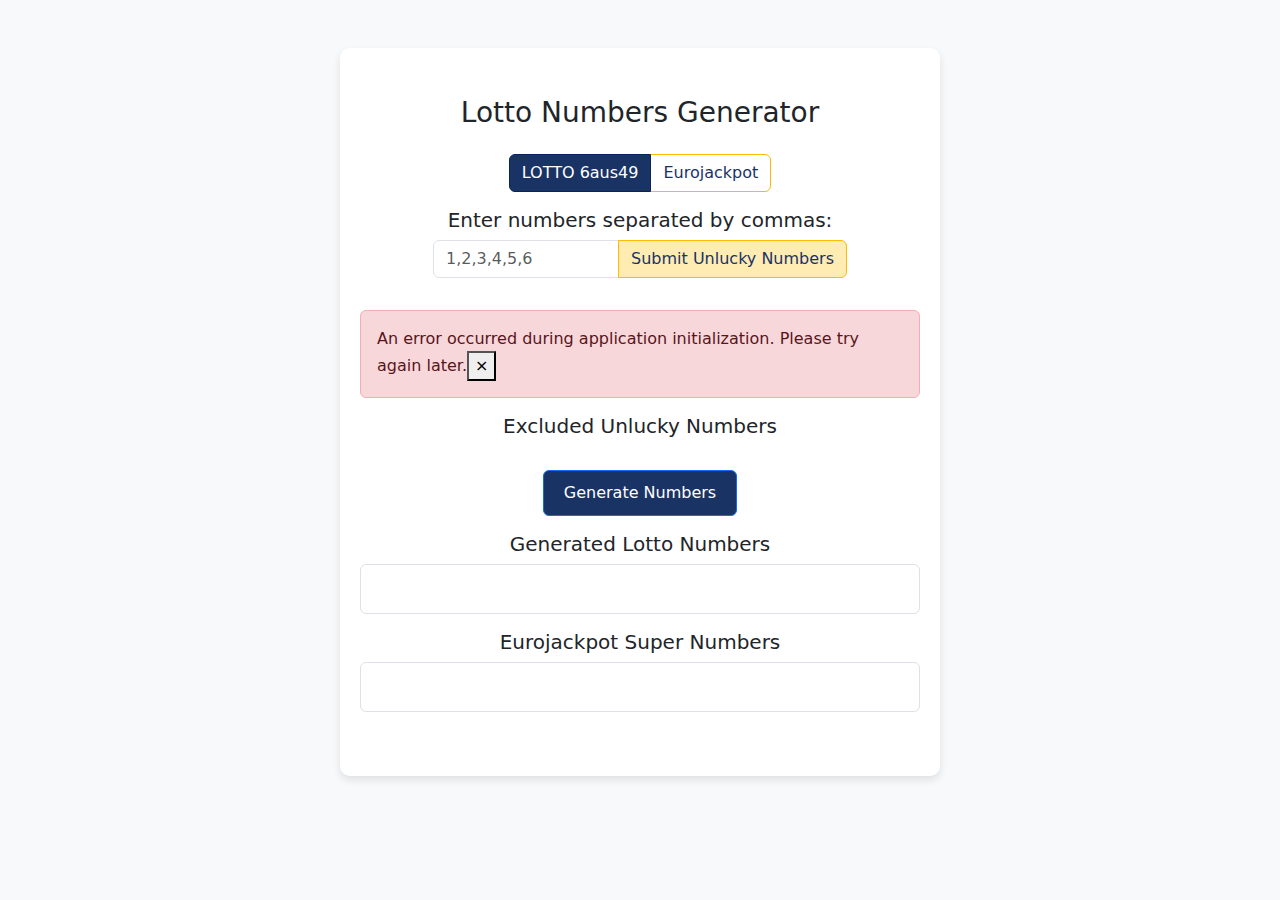
<file: index.html>
<!DOCTYPE html>
<html lang="en">
<head>
    <meta charset="UTF-8">
    <meta name="viewport" content="width=device-width, initial-scale=1">
    <title>Lotto Numbers Generator</title>
    <link href="https://stackpath.bootstrapcdn.com/bootstrap/5.0.0-alpha1/css/bootstrap.min.css" rel="stylesheet">
    <link rel="stylesheet" href="style.css">
</head>
<body class="bg-light">
<script type="module" src="js/app.js"></script>

<div class="container py-5">
    <div class="lotto-container py-5">
        <h1 class="mb-4 text-center mb-4 h3">Lotto Numbers Generator</h1>

        <!-- Lotto Type Selector -->
        <div class="row justify-content-center mb-3">
            <div class="col-md-6 text-center">
                <div class="btn-group" role="group" aria-label="Lotto Type">
                    <input type="radio" class="btn-check" name="lottoType" id="lotto6aus49" value="Lotto6aus49" autocomplete="off" checked>
                    <label class="btn custom-btn-outline-primary" for="lotto6aus49">LOTTO 6aus49</label>

                    <input type="radio" class="btn-check" name="lottoType" id="eurojackpot" value="EuroJackpot" autocomplete="off">
                    <label class="btn custom-btn-outline-primary" for="eurojackpot">Eurojackpot</label>
                </div>
            </div>
        </div>

        <!-- Input for Unlucky Numbers -->
        <div class="row justify-content-center mb-3">
            <h3 class="h5 text-center">Enter numbers separated by commas: </h3>
            <div class="col-9">
                <div class="input-group mb-3">
                    <input type="text" class="form-control" id="numberInput" placeholder="1,2,3,4,5,6" aria-label="Unlucky numbers" aria-describedby="submitButton">
                    <button class="btn btn-soft-yellow" type="button" id="submitButton">Submit Unlucky Numbers</button>
                </div>
            </div>
        </div>

        <!-- Alerts for Feedback -->
        <div id="alertPlaceholder"></div>

        <!-- Display for Excluded Unlucky Numbers -->
        <div class="mb-3">
            <h2 class="h5 text-center">Excluded Unlucky Numbers</h2>
            <div id="excludedNumbersDisplay" class="d-flex justify-content-center flex-wrap mt-3"></div>
            <p id="unluckyNumbersCounter" class="text-center"></p>
        </div>

        <div class="w-100 d-flex justify-content-center mb-3">
            <button id="generateNumbers" class="btn btn-primary">Generate Numbers</button>
        </div>

        <!-- Display for Generated Lotto Numbers -->
        <div class="mb-3">
            <h2 class="h5 text-center">Generated Lotto Numbers</h2>
            <div id="generatedNumbersDisplay" class="d-flex flex-wrap justify-content-center gap-2 p-4 border rounded">
                <!-- Dynamically add number circles here -->
            </div>
        </div>

        <!-- Display for Eurojackpot Super Numbers -->
        <div class="mb-3">
            <h2 class="h5 text-center">Eurojackpot Super Numbers</h2>
            <div id="superNumbersDisplay" class="d-flex flex-wrap justify-content-center gap-2 p-4 border rounded">
                <!-- Dynamically add super number circles here -->
            </div>
        </div>
    </div>
</div>

</body>
</html>
</file>
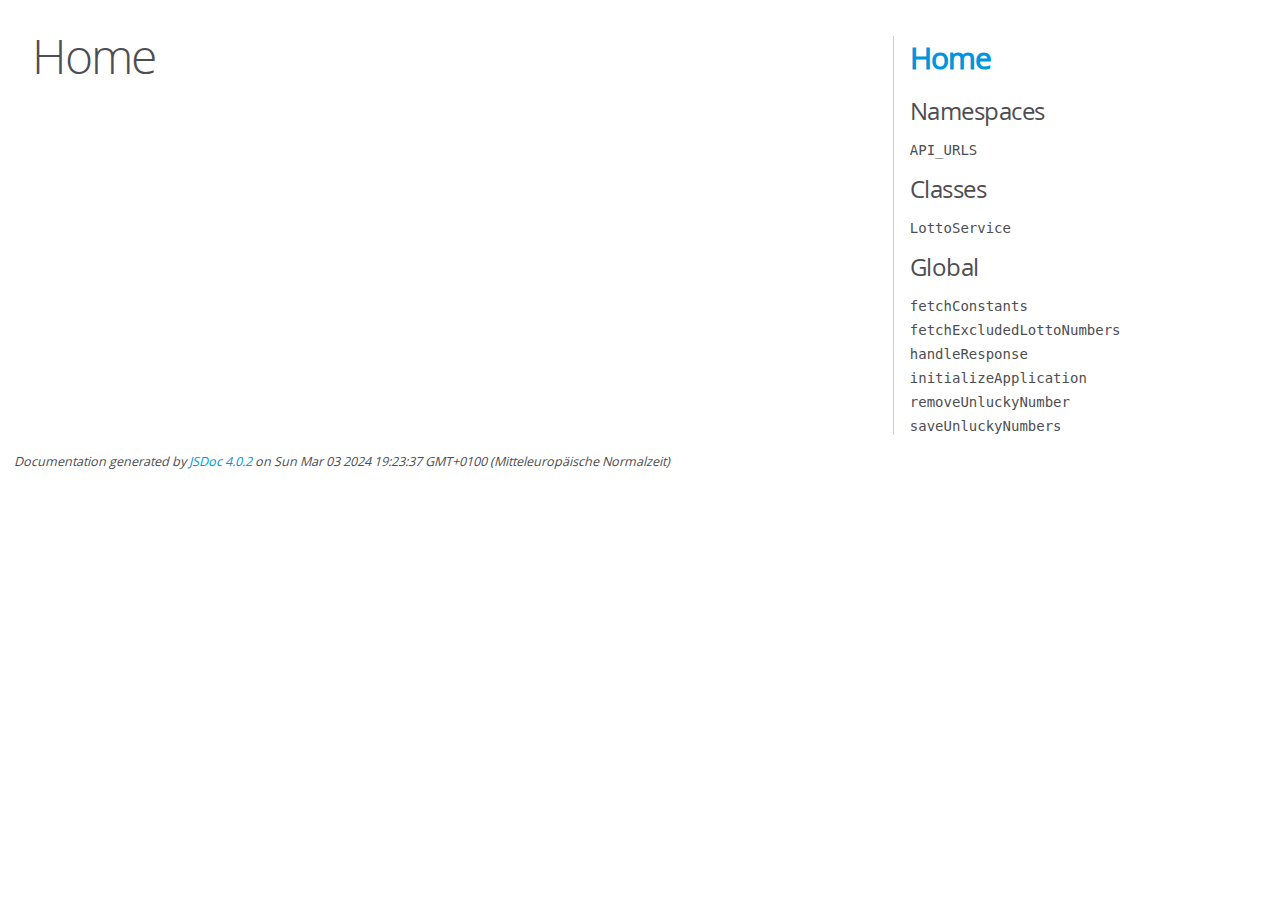
<file: jsdoc/index.html>
<!DOCTYPE html>
<html lang="en">
<head>
    <meta charset="utf-8">
    <title>JSDoc: Home</title>

    <script src="scripts/prettify/prettify.js"> </script>
    <script src="scripts/prettify/lang-css.js"> </script>
    <!--[if lt IE 9]>
      <script src="//html5shiv.googlecode.com/svn/trunk/html5.js"></script>
    <![endif]-->
    <link type="text/css" rel="stylesheet" href="styles/prettify-tomorrow.css">
    <link type="text/css" rel="stylesheet" href="styles/jsdoc-default.css">
</head>

<body>

<div id="main">

    <h1 class="page-title">Home</h1>

    



    


    <h3> </h3>










    









</div>

<nav>
    <h2><a href="index.html">Home</a></h2><h3>Namespaces</h3><ul><li><a href="API_URLS.html">API_URLS</a></li></ul><h3>Classes</h3><ul><li><a href="LottoService.html">LottoService</a></li></ul><h3>Global</h3><ul><li><a href="global.html#fetchConstants">fetchConstants</a></li><li><a href="global.html#fetchExcludedLottoNumbers">fetchExcludedLottoNumbers</a></li><li><a href="global.html#handleResponse">handleResponse</a></li><li><a href="global.html#initializeApplication">initializeApplication</a></li><li><a href="global.html#removeUnluckyNumber">removeUnluckyNumber</a></li><li><a href="global.html#saveUnluckyNumbers">saveUnluckyNumbers</a></li></ul>
</nav>

<br class="clear">

<footer>
    Documentation generated by <a href="https://github.com/jsdoc/jsdoc">JSDoc 4.0.2</a> on Sun Mar 03 2024 19:23:37 GMT+0100 (Mitteleuropäische Normalzeit)
</footer>

<script> prettyPrint(); </script>
<script src="scripts/linenumber.js"> </script>
</body>
</html>
</file>
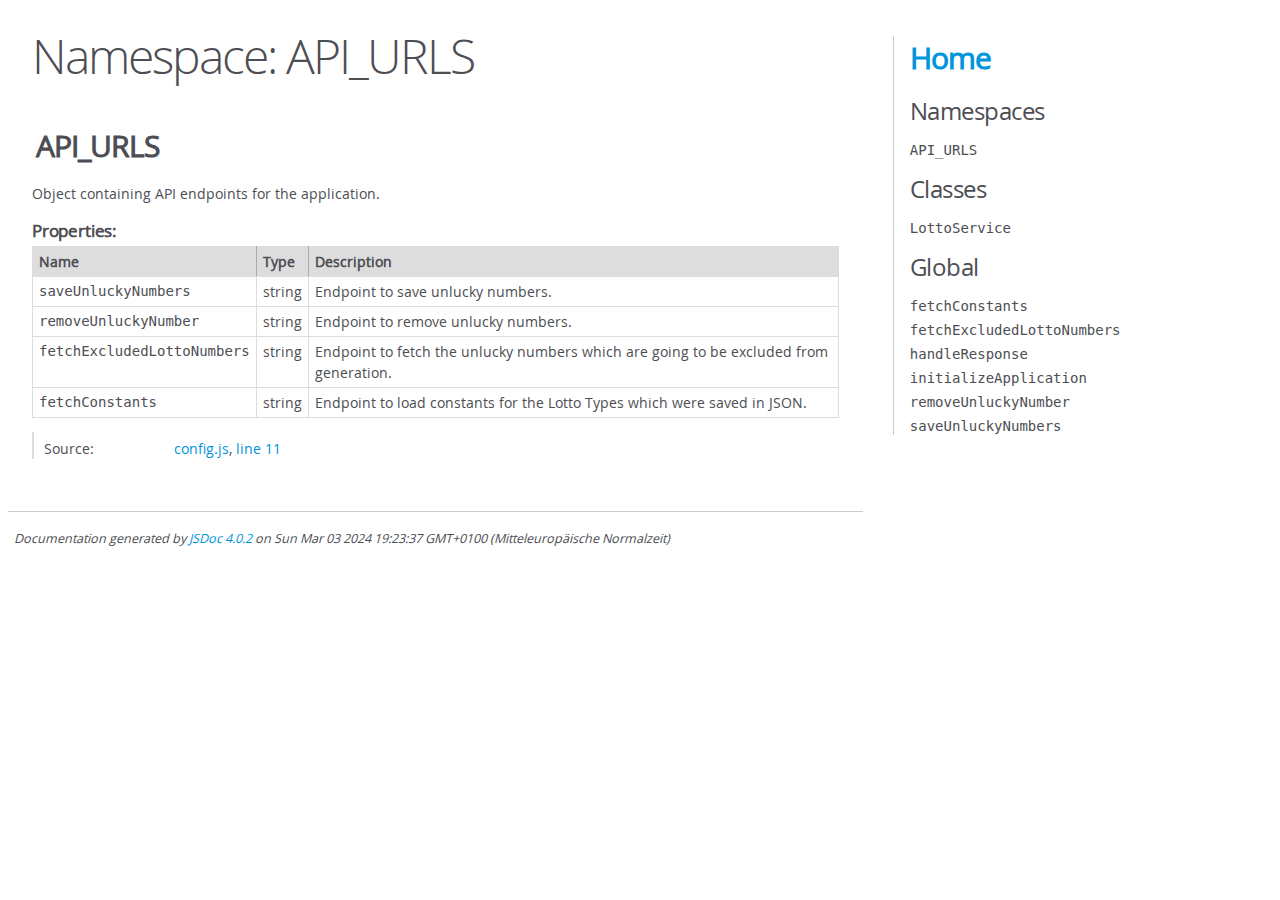
<file: jsdoc/API_URLS.html>
<!DOCTYPE html>
<html lang="en">
<head>
    <meta charset="utf-8">
    <title>JSDoc: Namespace: API_URLS</title>

    <script src="scripts/prettify/prettify.js"> </script>
    <script src="scripts/prettify/lang-css.js"> </script>
    <!--[if lt IE 9]>
      <script src="//html5shiv.googlecode.com/svn/trunk/html5.js"></script>
    <![endif]-->
    <link type="text/css" rel="stylesheet" href="styles/prettify-tomorrow.css">
    <link type="text/css" rel="stylesheet" href="styles/jsdoc-default.css">
</head>

<body>

<div id="main">

    <h1 class="page-title">Namespace: API_URLS</h1>

    




<section>

<header>
    
        <h2>API_URLS</h2>
        
    
</header>

<article>
    <div class="container-overview">
    
        
            <div class="description">Object containing API endpoints for the application.</div>
        

        


    <h5 class="subsection-title">Properties:</h5>

    

<table class="props">
    <thead>
    <tr>
        
        <th>Name</th>
        

        <th>Type</th>

        

        

        <th class="last">Description</th>
    </tr>
    </thead>

    <tbody>
    

        <tr>
            
                <td class="name"><code>saveUnluckyNumbers</code></td>
            

            <td class="type">
            
                
<span class="param-type">string</span>


            
            </td>

            

            

            <td class="description last">Endpoint to save unlucky numbers.</td>
        </tr>

    

        <tr>
            
                <td class="name"><code>removeUnluckyNumber</code></td>
            

            <td class="type">
            
                
<span class="param-type">string</span>


            
            </td>

            

            

            <td class="description last">Endpoint to remove unlucky numbers.</td>
        </tr>

    

        <tr>
            
                <td class="name"><code>fetchExcludedLottoNumbers</code></td>
            

            <td class="type">
            
                
<span class="param-type">string</span>


            
            </td>

            

            

            <td class="description last">Endpoint to fetch the unlucky numbers which are going to be excluded from generation.</td>
        </tr>

    

        <tr>
            
                <td class="name"><code>fetchConstants</code></td>
            

            <td class="type">
            
                
<span class="param-type">string</span>


            
            </td>

            

            

            <td class="description last">Endpoint to load constants for the Lotto Types which were saved in JSON.</td>
        </tr>

    
    </tbody>
</table>




<dl class="details">

    

    

    

    

    

    

    

    

    

    

    

    

    
    <dt class="tag-source">Source:</dt>
    <dd class="tag-source"><ul class="dummy"><li>
        <a href="config.js.html">config.js</a>, <a href="config.js.html#line11">line 11</a>
    </li></ul></dd>
    

    

    

    
</dl>


        
    
    </div>

    

    

    

    

    

    

    

    

    

    
</article>

</section>




</div>

<nav>
    <h2><a href="index.html">Home</a></h2><h3>Namespaces</h3><ul><li><a href="API_URLS.html">API_URLS</a></li></ul><h3>Classes</h3><ul><li><a href="LottoService.html">LottoService</a></li></ul><h3>Global</h3><ul><li><a href="global.html#fetchConstants">fetchConstants</a></li><li><a href="global.html#fetchExcludedLottoNumbers">fetchExcludedLottoNumbers</a></li><li><a href="global.html#handleResponse">handleResponse</a></li><li><a href="global.html#initializeApplication">initializeApplication</a></li><li><a href="global.html#removeUnluckyNumber">removeUnluckyNumber</a></li><li><a href="global.html#saveUnluckyNumbers">saveUnluckyNumbers</a></li></ul>
</nav>

<br class="clear">

<footer>
    Documentation generated by <a href="https://github.com/jsdoc/jsdoc">JSDoc 4.0.2</a> on Sun Mar 03 2024 19:23:37 GMT+0100 (Mitteleuropäische Normalzeit)
</footer>

<script> prettyPrint(); </script>
<script src="scripts/linenumber.js"> </script>
</body>
</html>
</file>
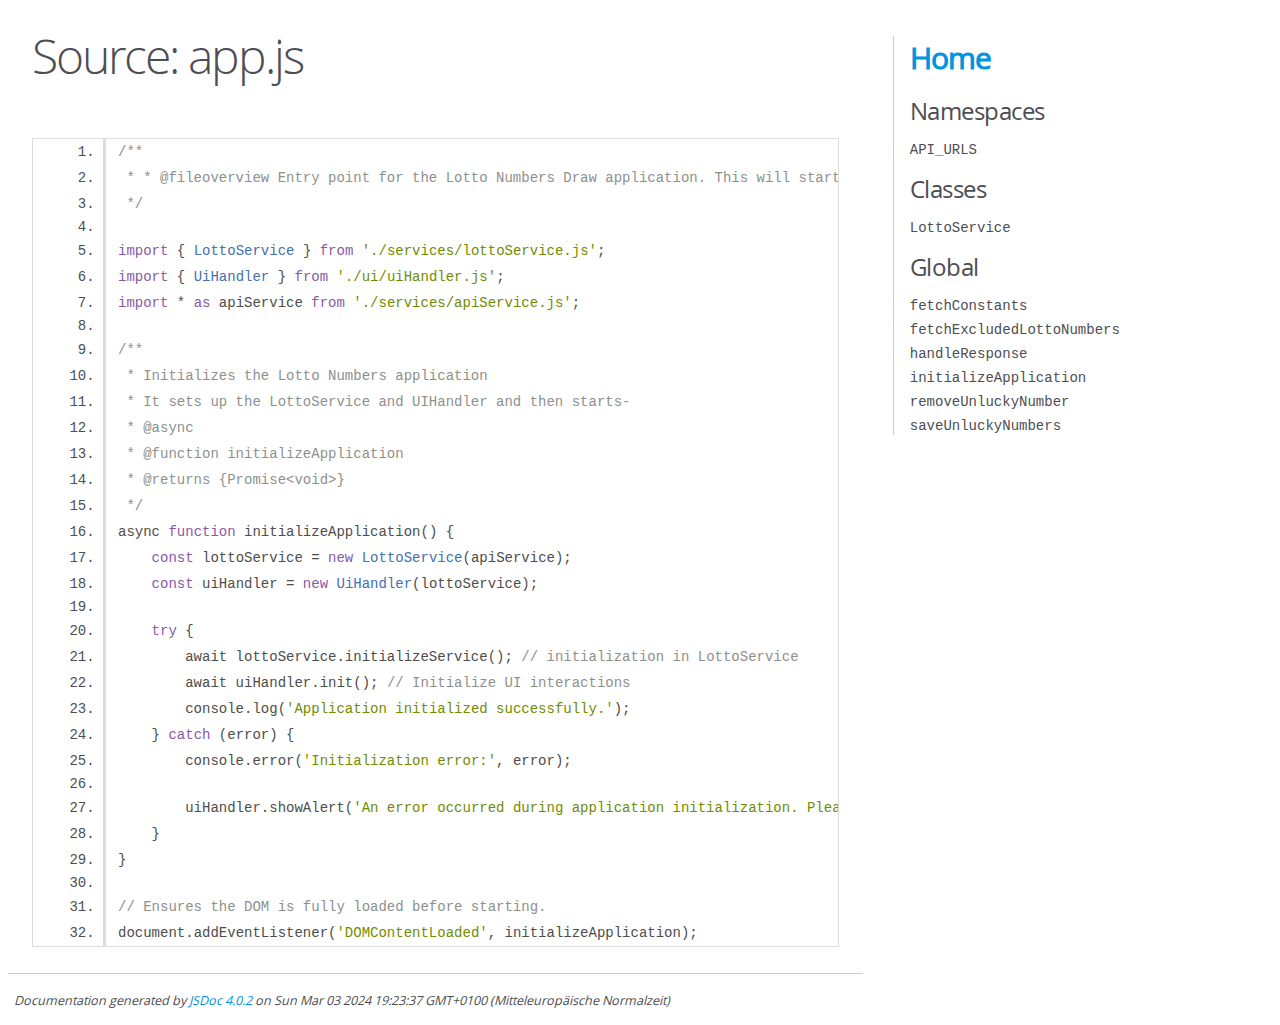
<file: jsdoc/app.js.html>
<!DOCTYPE html>
<html lang="en">
<head>
    <meta charset="utf-8">
    <title>JSDoc: Source: app.js</title>

    <script src="scripts/prettify/prettify.js"> </script>
    <script src="scripts/prettify/lang-css.js"> </script>
    <!--[if lt IE 9]>
      <script src="//html5shiv.googlecode.com/svn/trunk/html5.js"></script>
    <![endif]-->
    <link type="text/css" rel="stylesheet" href="styles/prettify-tomorrow.css">
    <link type="text/css" rel="stylesheet" href="styles/jsdoc-default.css">
</head>

<body>

<div id="main">

    <h1 class="page-title">Source: app.js</h1>

    



    
    <section>
        <article>
            <pre class="prettyprint source linenums"><code>/**
 * * @fileoverview Entry point for the Lotto Numbers Draw application. This will start the program by setting up services and UI handlers.
 */

import { LottoService } from './services/lottoService.js';
import { UiHandler } from './ui/uiHandler.js';
import * as apiService from './services/apiService.js';

/**
 * Initializes the Lotto Numbers application
 * It sets up the LottoService and UIHandler and then starts-
 * @async
 * @function initializeApplication
 * @returns {Promise&lt;void>}
 */
async function initializeApplication() {
    const lottoService = new LottoService(apiService);
    const uiHandler = new UiHandler(lottoService);

    try {
        await lottoService.initializeService(); // initialization in LottoService
        await uiHandler.init(); // Initialize UI interactions
        console.log('Application initialized successfully.');
    } catch (error) {
        console.error('Initialization error:', error);

        uiHandler.showAlert('An error occurred during application initialization. Please try again later.', 'danger');
    }
}

// Ensures the DOM is fully loaded before starting.
document.addEventListener('DOMContentLoaded', initializeApplication);
</code></pre>
        </article>
    </section>




</div>

<nav>
    <h2><a href="index.html">Home</a></h2><h3>Namespaces</h3><ul><li><a href="API_URLS.html">API_URLS</a></li></ul><h3>Classes</h3><ul><li><a href="LottoService.html">LottoService</a></li></ul><h3>Global</h3><ul><li><a href="global.html#fetchConstants">fetchConstants</a></li><li><a href="global.html#fetchExcludedLottoNumbers">fetchExcludedLottoNumbers</a></li><li><a href="global.html#handleResponse">handleResponse</a></li><li><a href="global.html#initializeApplication">initializeApplication</a></li><li><a href="global.html#removeUnluckyNumber">removeUnluckyNumber</a></li><li><a href="global.html#saveUnluckyNumbers">saveUnluckyNumbers</a></li></ul>
</nav>

<br class="clear">

<footer>
    Documentation generated by <a href="https://github.com/jsdoc/jsdoc">JSDoc 4.0.2</a> on Sun Mar 03 2024 19:23:37 GMT+0100 (Mitteleuropäische Normalzeit)
</footer>

<script> prettyPrint(); </script>
<script src="scripts/linenumber.js"> </script>
</body>
</html>
</file>
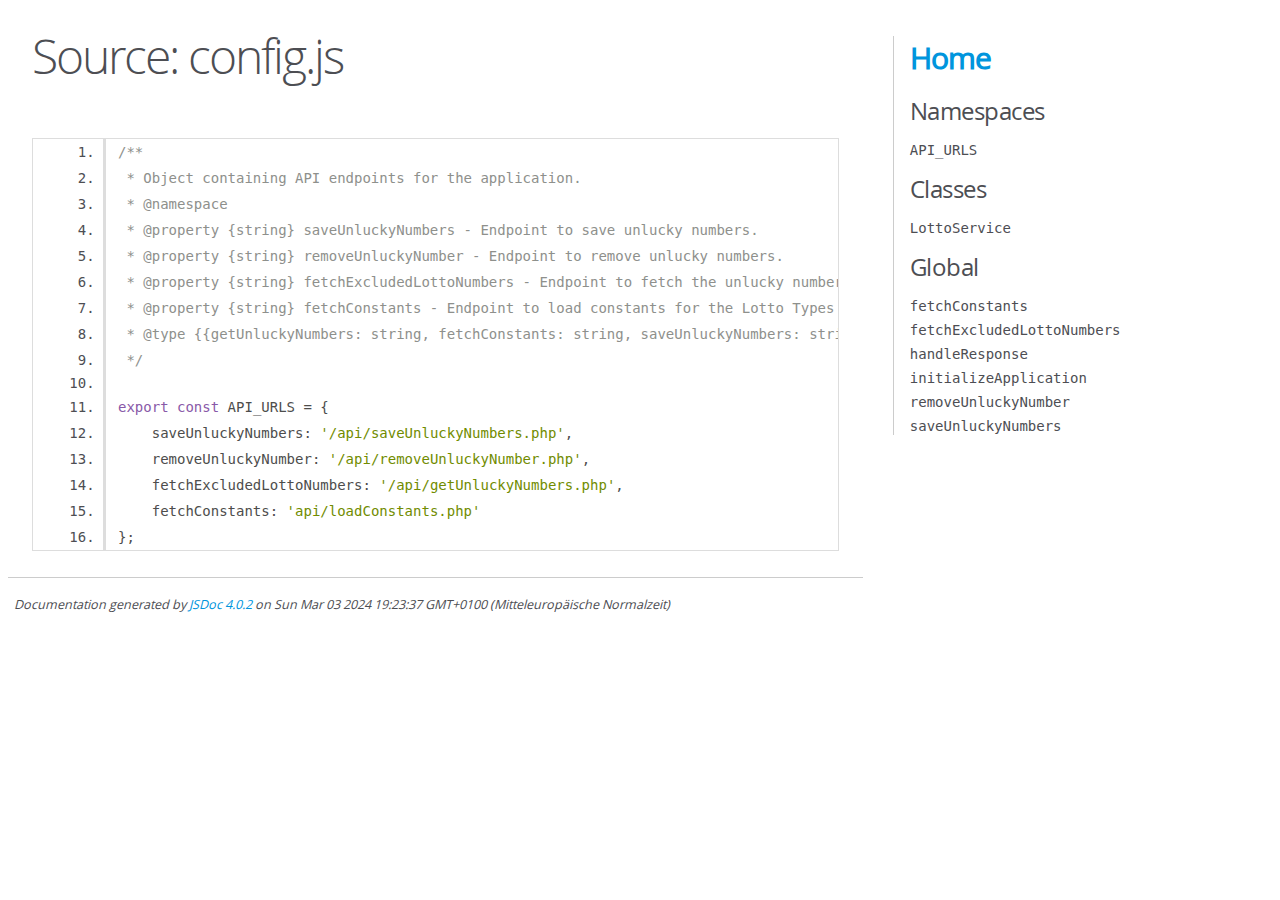
<file: jsdoc/config.js.html>
<!DOCTYPE html>
<html lang="en">
<head>
    <meta charset="utf-8">
    <title>JSDoc: Source: config.js</title>

    <script src="scripts/prettify/prettify.js"> </script>
    <script src="scripts/prettify/lang-css.js"> </script>
    <!--[if lt IE 9]>
      <script src="//html5shiv.googlecode.com/svn/trunk/html5.js"></script>
    <![endif]-->
    <link type="text/css" rel="stylesheet" href="styles/prettify-tomorrow.css">
    <link type="text/css" rel="stylesheet" href="styles/jsdoc-default.css">
</head>

<body>

<div id="main">

    <h1 class="page-title">Source: config.js</h1>

    



    
    <section>
        <article>
            <pre class="prettyprint source linenums"><code>/**
 * Object containing API endpoints for the application.
 * @namespace
 * @property {string} saveUnluckyNumbers - Endpoint to save unlucky numbers.
 * @property {string} removeUnluckyNumber - Endpoint to remove unlucky numbers.
 * @property {string} fetchExcludedLottoNumbers - Endpoint to fetch the unlucky numbers which are going to be excluded from generation.
 * @property {string} fetchConstants - Endpoint to load constants for the Lotto Types which were saved in JSON.
 * @type {{getUnluckyNumbers: string, fetchConstants: string, saveUnluckyNumbers: string, removeUnluckyNumber: string, fetchExcludedLottoNumbers: string}}
 */

export const API_URLS = {
    saveUnluckyNumbers: '/api/saveUnluckyNumbers.php',
    removeUnluckyNumber: '/api/removeUnluckyNumber.php',
    fetchExcludedLottoNumbers: '/api/getUnluckyNumbers.php',
    fetchConstants: 'api/loadConstants.php'
};</code></pre>
        </article>
    </section>




</div>

<nav>
    <h2><a href="index.html">Home</a></h2><h3>Namespaces</h3><ul><li><a href="API_URLS.html">API_URLS</a></li></ul><h3>Classes</h3><ul><li><a href="LottoService.html">LottoService</a></li></ul><h3>Global</h3><ul><li><a href="global.html#fetchConstants">fetchConstants</a></li><li><a href="global.html#fetchExcludedLottoNumbers">fetchExcludedLottoNumbers</a></li><li><a href="global.html#handleResponse">handleResponse</a></li><li><a href="global.html#initializeApplication">initializeApplication</a></li><li><a href="global.html#removeUnluckyNumber">removeUnluckyNumber</a></li><li><a href="global.html#saveUnluckyNumbers">saveUnluckyNumbers</a></li></ul>
</nav>

<br class="clear">

<footer>
    Documentation generated by <a href="https://github.com/jsdoc/jsdoc">JSDoc 4.0.2</a> on Sun Mar 03 2024 19:23:37 GMT+0100 (Mitteleuropäische Normalzeit)
</footer>

<script> prettyPrint(); </script>
<script src="scripts/linenumber.js"> </script>
</body>
</html>
</file>
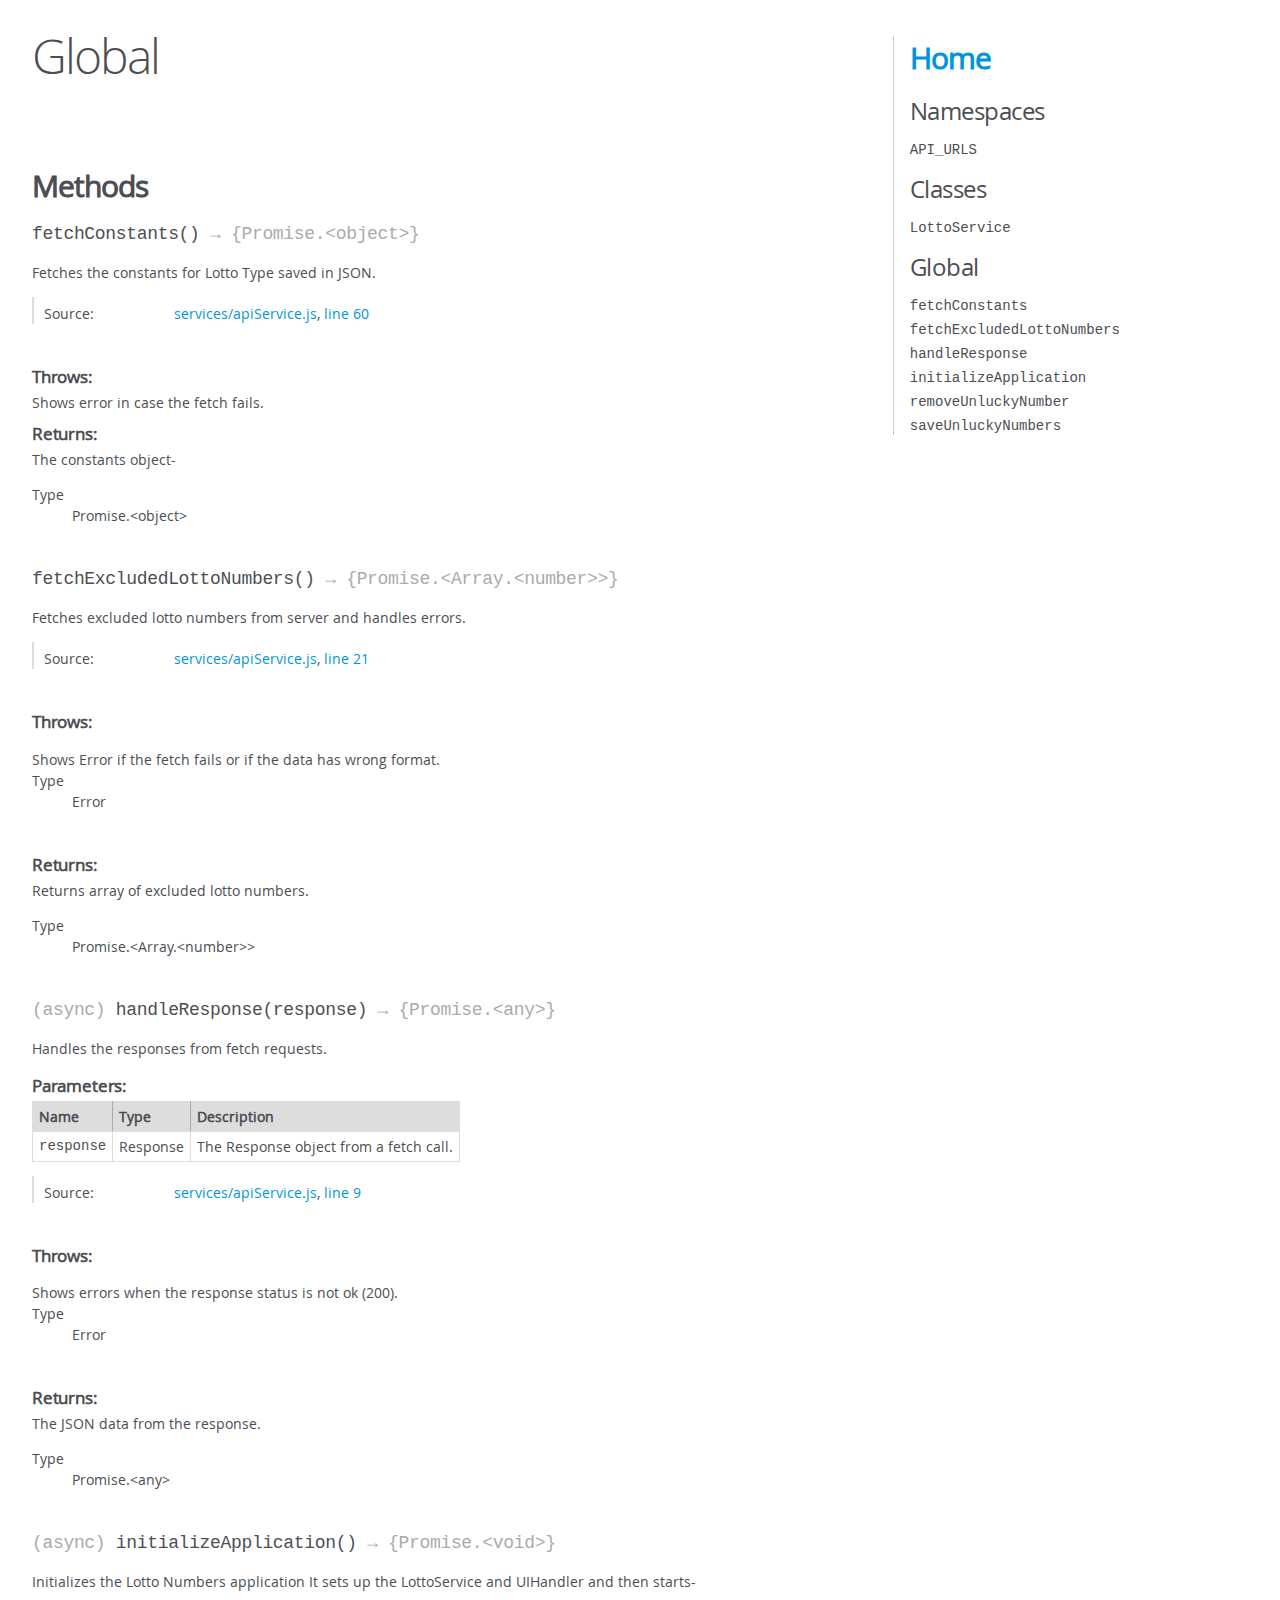
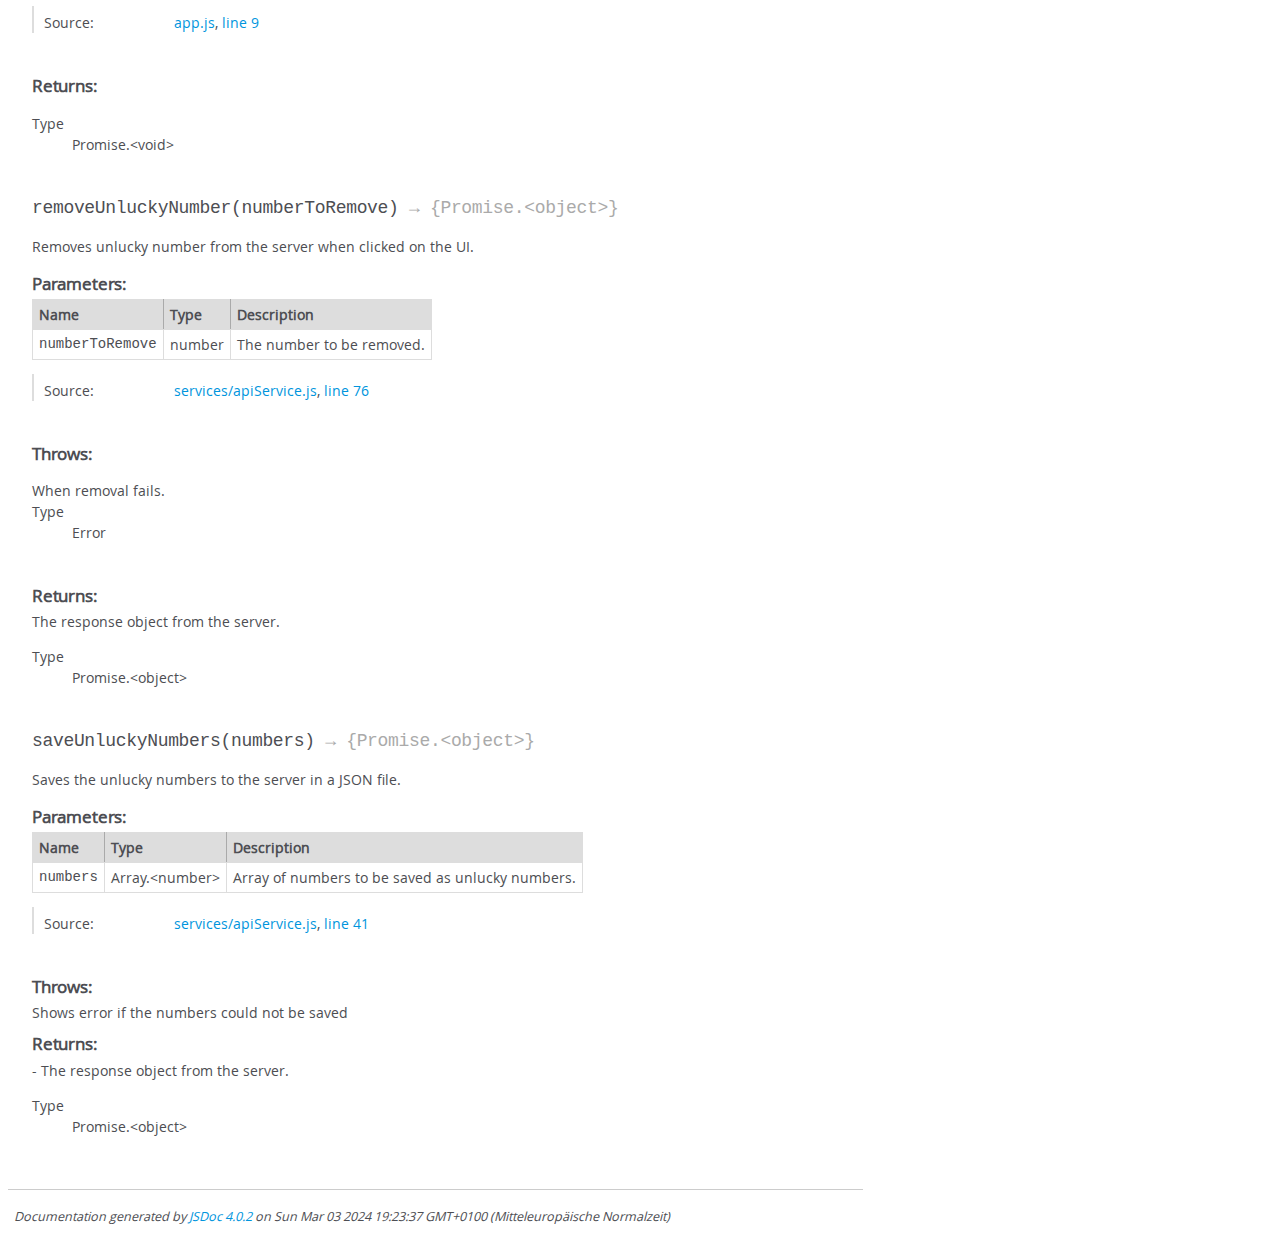
<file: jsdoc/global.html>
<!DOCTYPE html>
<html lang="en">
<head>
    <meta charset="utf-8">
    <title>JSDoc: Global</title>

    <script src="scripts/prettify/prettify.js"> </script>
    <script src="scripts/prettify/lang-css.js"> </script>
    <!--[if lt IE 9]>
      <script src="//html5shiv.googlecode.com/svn/trunk/html5.js"></script>
    <![endif]-->
    <link type="text/css" rel="stylesheet" href="styles/prettify-tomorrow.css">
    <link type="text/css" rel="stylesheet" href="styles/jsdoc-default.css">
</head>

<body>

<div id="main">

    <h1 class="page-title">Global</h1>

    




<section>

<header>
    
        <h2></h2>
        
    
</header>

<article>
    <div class="container-overview">
    
        

        


<dl class="details">

    

    

    

    

    

    

    

    

    

    

    

    

    

    

    

    
</dl>


        
    
    </div>

    

    

    

    

    

    

    

    
        <h3 class="subsection-title">Methods</h3>

        
            

    

    
    <h4 class="name" id="fetchConstants"><span class="type-signature"></span>fetchConstants<span class="signature">()</span><span class="type-signature"> &rarr; {Promise.&lt;object>}</span></h4>
    

    



<div class="description">
    Fetches the constants for Lotto Type saved in JSON.
</div>













<dl class="details">

    

    

    

    

    

    

    

    

    

    

    

    

    
    <dt class="tag-source">Source:</dt>
    <dd class="tag-source"><ul class="dummy"><li>
        <a href="services_apiService.js.html">services/apiService.js</a>, <a href="services_apiService.js.html#line60">line 60</a>
    </li></ul></dd>
    

    

    

    
</dl>













<h5>Throws:</h5>

        

    <div class="param-desc">
    
        Shows error in case the fetch fails.
    
    </div>


    


<h5>Returns:</h5>

        
<div class="param-desc">
    The constants object-
</div>



<dl>
    <dt>
        Type
    </dt>
    <dd>
        
<span class="param-type">Promise.&lt;object></span>


    </dd>
</dl>

    





        
            

    

    
    <h4 class="name" id="fetchExcludedLottoNumbers"><span class="type-signature"></span>fetchExcludedLottoNumbers<span class="signature">()</span><span class="type-signature"> &rarr; {Promise.&lt;Array.&lt;number>>}</span></h4>
    

    



<div class="description">
    Fetches excluded lotto numbers from server and handles errors.
</div>













<dl class="details">

    

    

    

    

    

    

    

    

    

    

    

    

    
    <dt class="tag-source">Source:</dt>
    <dd class="tag-source"><ul class="dummy"><li>
        <a href="services_apiService.js.html">services/apiService.js</a>, <a href="services_apiService.js.html#line21">line 21</a>
    </li></ul></dd>
    

    

    

    
</dl>













<h5>Throws:</h5>

        

<dl>
    <dt>
        <div class="param-desc">
        Shows Error if the fetch fails or if the data has wrong format.
        </div>
    </dt>
    <dd></dd>
    <dt>
        <dl>
            <dt>
                Type
            </dt>
            <dd>
                
<span class="param-type">Error</span>


            </dd>
        </dl>
    </dt>
    <dd></dd>
</dl>


    


<h5>Returns:</h5>

        
<div class="param-desc">
    Returns array of excluded lotto numbers.
</div>



<dl>
    <dt>
        Type
    </dt>
    <dd>
        
<span class="param-type">Promise.&lt;Array.&lt;number>></span>


    </dd>
</dl>

    





        
            

    

    
    <h4 class="name" id="handleResponse"><span class="type-signature">(async) </span>handleResponse<span class="signature">(response)</span><span class="type-signature"> &rarr; {Promise.&lt;any>}</span></h4>
    

    



<div class="description">
    Handles the responses from fetch requests.
</div>









    <h5>Parameters:</h5>
    

<table class="params">
    <thead>
    <tr>
        
        <th>Name</th>
        

        <th>Type</th>

        

        

        <th class="last">Description</th>
    </tr>
    </thead>

    <tbody>
    

        <tr>
            
                <td class="name"><code>response</code></td>
            

            <td class="type">
            
                
<span class="param-type">Response</span>


            
            </td>

            

            

            <td class="description last">The Response object from a fetch call.</td>
        </tr>

    
    </tbody>
</table>






<dl class="details">

    

    

    

    

    

    

    

    

    

    

    

    

    
    <dt class="tag-source">Source:</dt>
    <dd class="tag-source"><ul class="dummy"><li>
        <a href="services_apiService.js.html">services/apiService.js</a>, <a href="services_apiService.js.html#line9">line 9</a>
    </li></ul></dd>
    

    

    

    
</dl>













<h5>Throws:</h5>

        

<dl>
    <dt>
        <div class="param-desc">
        Shows errors when the response status is not ok (200).
        </div>
    </dt>
    <dd></dd>
    <dt>
        <dl>
            <dt>
                Type
            </dt>
            <dd>
                
<span class="param-type">Error</span>


            </dd>
        </dl>
    </dt>
    <dd></dd>
</dl>


    


<h5>Returns:</h5>

        
<div class="param-desc">
    The JSON data from the response.
</div>



<dl>
    <dt>
        Type
    </dt>
    <dd>
        
<span class="param-type">Promise.&lt;any></span>


    </dd>
</dl>

    





        
            

    

    
    <h4 class="name" id="initializeApplication"><span class="type-signature">(async) </span>initializeApplication<span class="signature">()</span><span class="type-signature"> &rarr; {Promise.&lt;void>}</span></h4>
    

    



<div class="description">
    Initializes the Lotto Numbers application
It sets up the LottoService and UIHandler and then starts-
</div>













<dl class="details">

    

    

    

    

    

    

    

    

    

    

    

    

    
    <dt class="tag-source">Source:</dt>
    <dd class="tag-source"><ul class="dummy"><li>
        <a href="app.js.html">app.js</a>, <a href="app.js.html#line9">line 9</a>
    </li></ul></dd>
    

    

    

    
</dl>















<h5>Returns:</h5>

        


<dl>
    <dt>
        Type
    </dt>
    <dd>
        
<span class="param-type">Promise.&lt;void></span>


    </dd>
</dl>

    





        
            

    

    
    <h4 class="name" id="removeUnluckyNumber"><span class="type-signature"></span>removeUnluckyNumber<span class="signature">(numberToRemove)</span><span class="type-signature"> &rarr; {Promise.&lt;object>}</span></h4>
    

    



<div class="description">
    Removes unlucky number from the server when clicked on the UI.
</div>









    <h5>Parameters:</h5>
    

<table class="params">
    <thead>
    <tr>
        
        <th>Name</th>
        

        <th>Type</th>

        

        

        <th class="last">Description</th>
    </tr>
    </thead>

    <tbody>
    

        <tr>
            
                <td class="name"><code>numberToRemove</code></td>
            

            <td class="type">
            
                
<span class="param-type">number</span>


            
            </td>

            

            

            <td class="description last">The number to be removed.</td>
        </tr>

    
    </tbody>
</table>






<dl class="details">

    

    

    

    

    

    

    

    

    

    

    

    

    
    <dt class="tag-source">Source:</dt>
    <dd class="tag-source"><ul class="dummy"><li>
        <a href="services_apiService.js.html">services/apiService.js</a>, <a href="services_apiService.js.html#line76">line 76</a>
    </li></ul></dd>
    

    

    

    
</dl>













<h5>Throws:</h5>

        

<dl>
    <dt>
        <div class="param-desc">
        When removal fails.
        </div>
    </dt>
    <dd></dd>
    <dt>
        <dl>
            <dt>
                Type
            </dt>
            <dd>
                
<span class="param-type">Error</span>


            </dd>
        </dl>
    </dt>
    <dd></dd>
</dl>


    


<h5>Returns:</h5>

        
<div class="param-desc">
    The response object from the server.
</div>



<dl>
    <dt>
        Type
    </dt>
    <dd>
        
<span class="param-type">Promise.&lt;object></span>


    </dd>
</dl>

    





        
            

    

    
    <h4 class="name" id="saveUnluckyNumbers"><span class="type-signature"></span>saveUnluckyNumbers<span class="signature">(numbers)</span><span class="type-signature"> &rarr; {Promise.&lt;object>}</span></h4>
    

    



<div class="description">
    Saves the unlucky numbers to the server in a JSON file.
</div>









    <h5>Parameters:</h5>
    

<table class="params">
    <thead>
    <tr>
        
        <th>Name</th>
        

        <th>Type</th>

        

        

        <th class="last">Description</th>
    </tr>
    </thead>

    <tbody>
    

        <tr>
            
                <td class="name"><code>numbers</code></td>
            

            <td class="type">
            
                
<span class="param-type">Array.&lt;number></span>


            
            </td>

            

            

            <td class="description last">Array of numbers to be saved as unlucky numbers.</td>
        </tr>

    
    </tbody>
</table>






<dl class="details">

    

    

    

    

    

    

    

    

    

    

    

    

    
    <dt class="tag-source">Source:</dt>
    <dd class="tag-source"><ul class="dummy"><li>
        <a href="services_apiService.js.html">services/apiService.js</a>, <a href="services_apiService.js.html#line41">line 41</a>
    </li></ul></dd>
    

    

    

    
</dl>













<h5>Throws:</h5>

        

    <div class="param-desc">
    
        Shows error if the numbers could not be saved
    
    </div>


    


<h5>Returns:</h5>

        
<div class="param-desc">
    - The response object from the server.
</div>



<dl>
    <dt>
        Type
    </dt>
    <dd>
        
<span class="param-type">Promise.&lt;object></span>


    </dd>
</dl>

    





        
    

    

    
</article>

</section>




</div>

<nav>
    <h2><a href="index.html">Home</a></h2><h3>Namespaces</h3><ul><li><a href="API_URLS.html">API_URLS</a></li></ul><h3>Classes</h3><ul><li><a href="LottoService.html">LottoService</a></li></ul><h3>Global</h3><ul><li><a href="global.html#fetchConstants">fetchConstants</a></li><li><a href="global.html#fetchExcludedLottoNumbers">fetchExcludedLottoNumbers</a></li><li><a href="global.html#handleResponse">handleResponse</a></li><li><a href="global.html#initializeApplication">initializeApplication</a></li><li><a href="global.html#removeUnluckyNumber">removeUnluckyNumber</a></li><li><a href="global.html#saveUnluckyNumbers">saveUnluckyNumbers</a></li></ul>
</nav>

<br class="clear">

<footer>
    Documentation generated by <a href="https://github.com/jsdoc/jsdoc">JSDoc 4.0.2</a> on Sun Mar 03 2024 19:23:37 GMT+0100 (Mitteleuropäische Normalzeit)
</footer>

<script> prettyPrint(); </script>
<script src="scripts/linenumber.js"> </script>
</body>
</html>
</file>
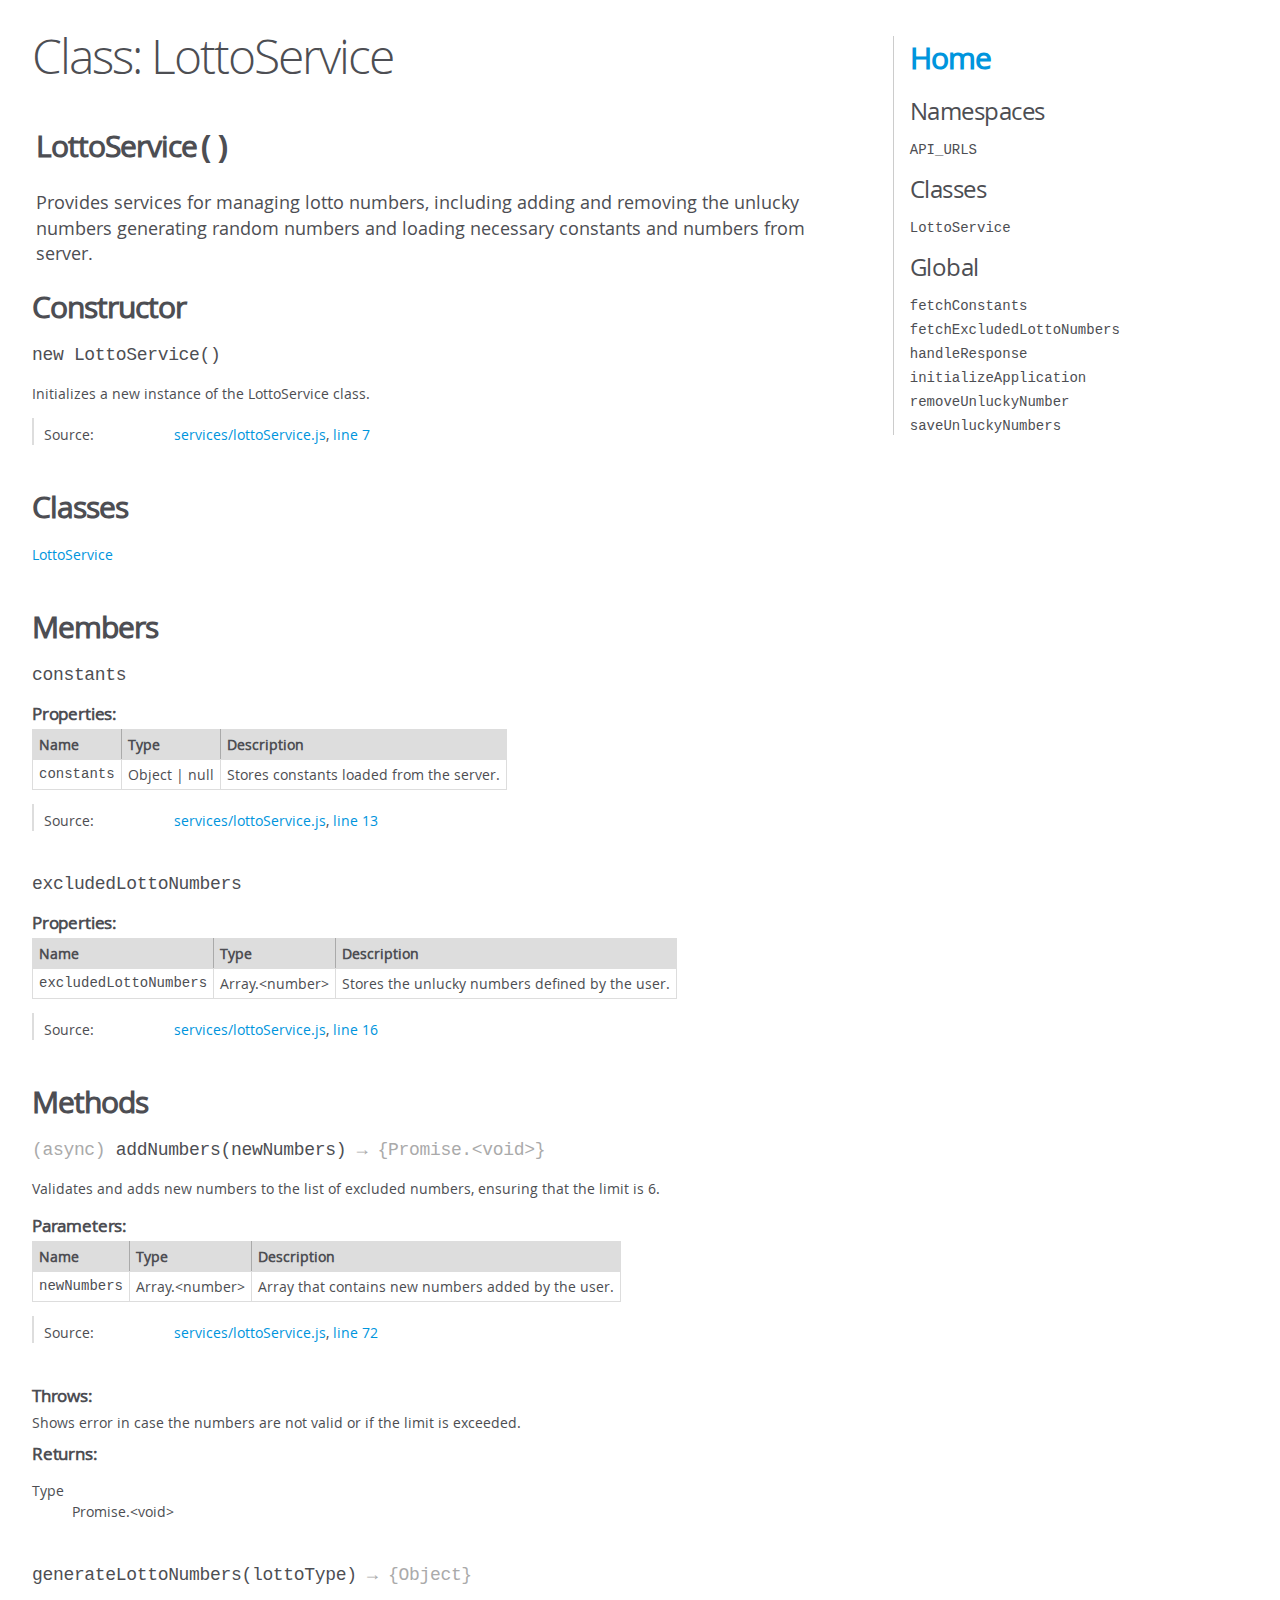
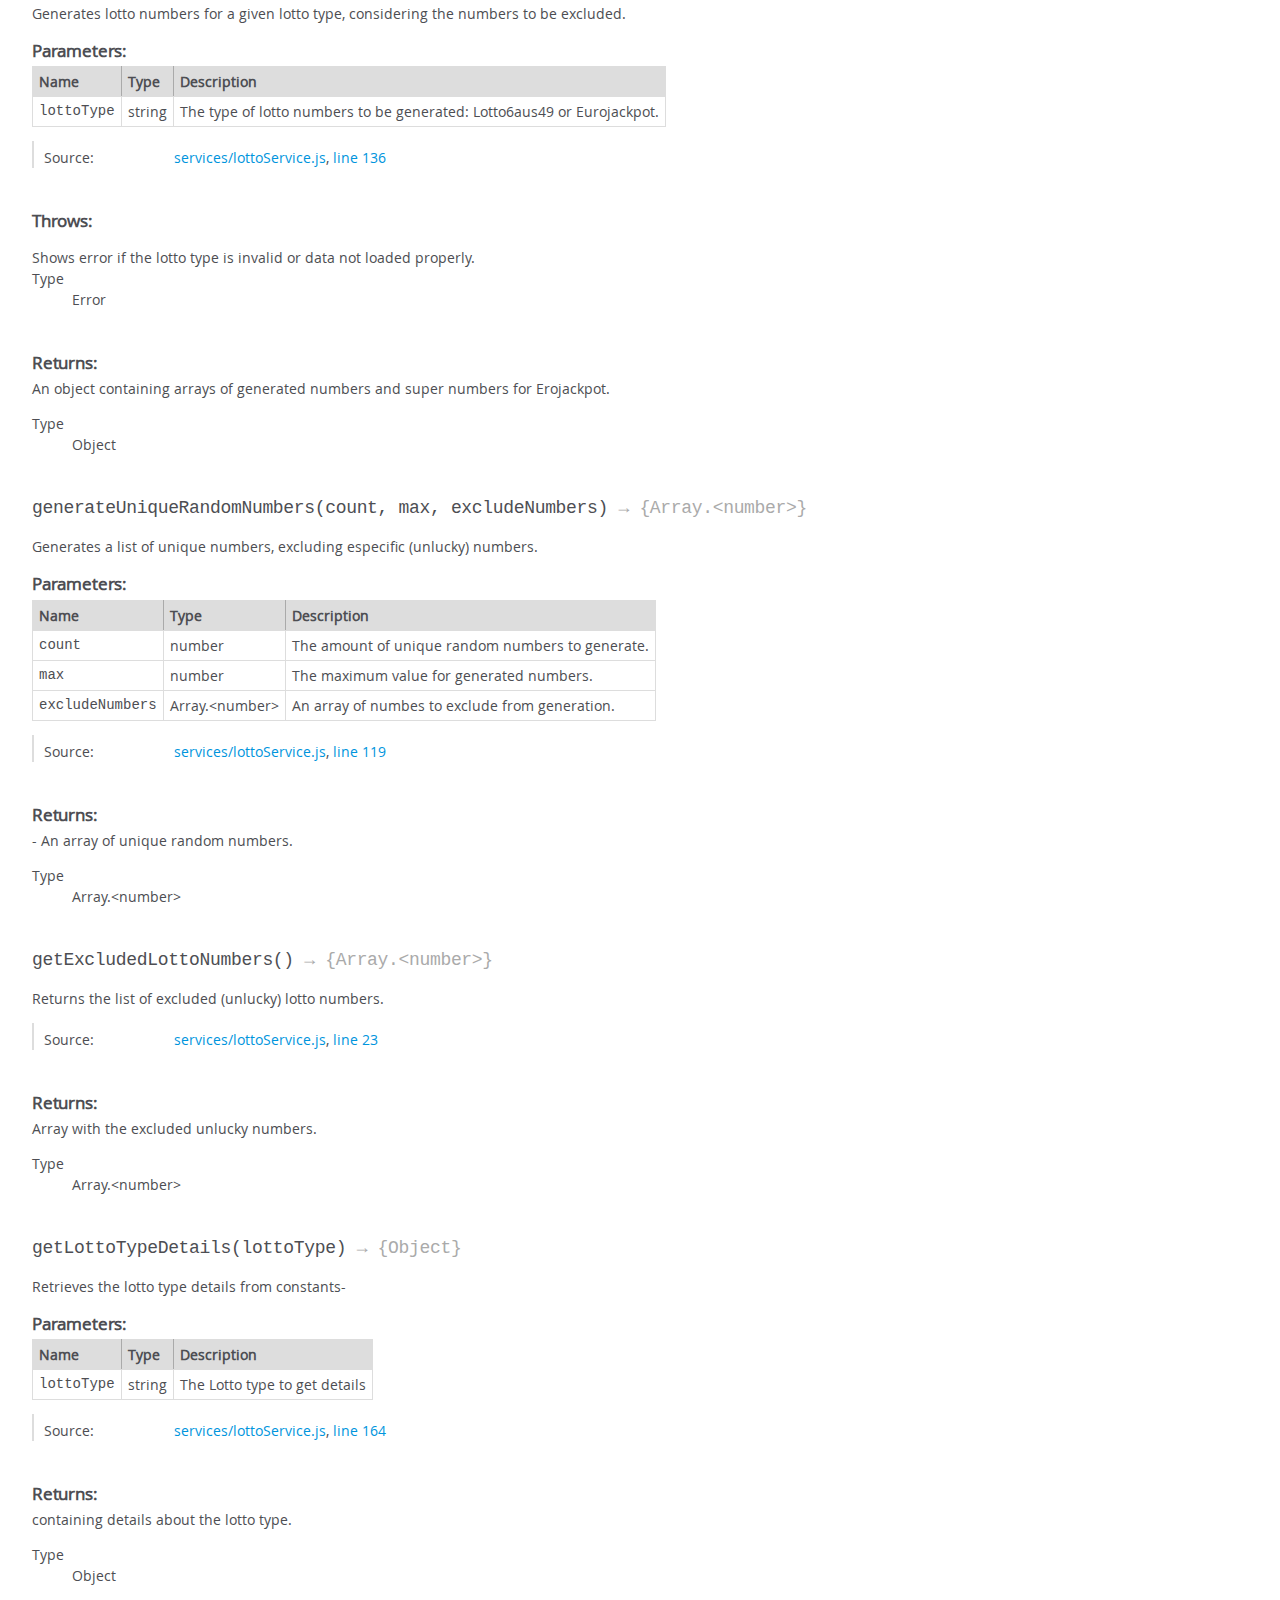
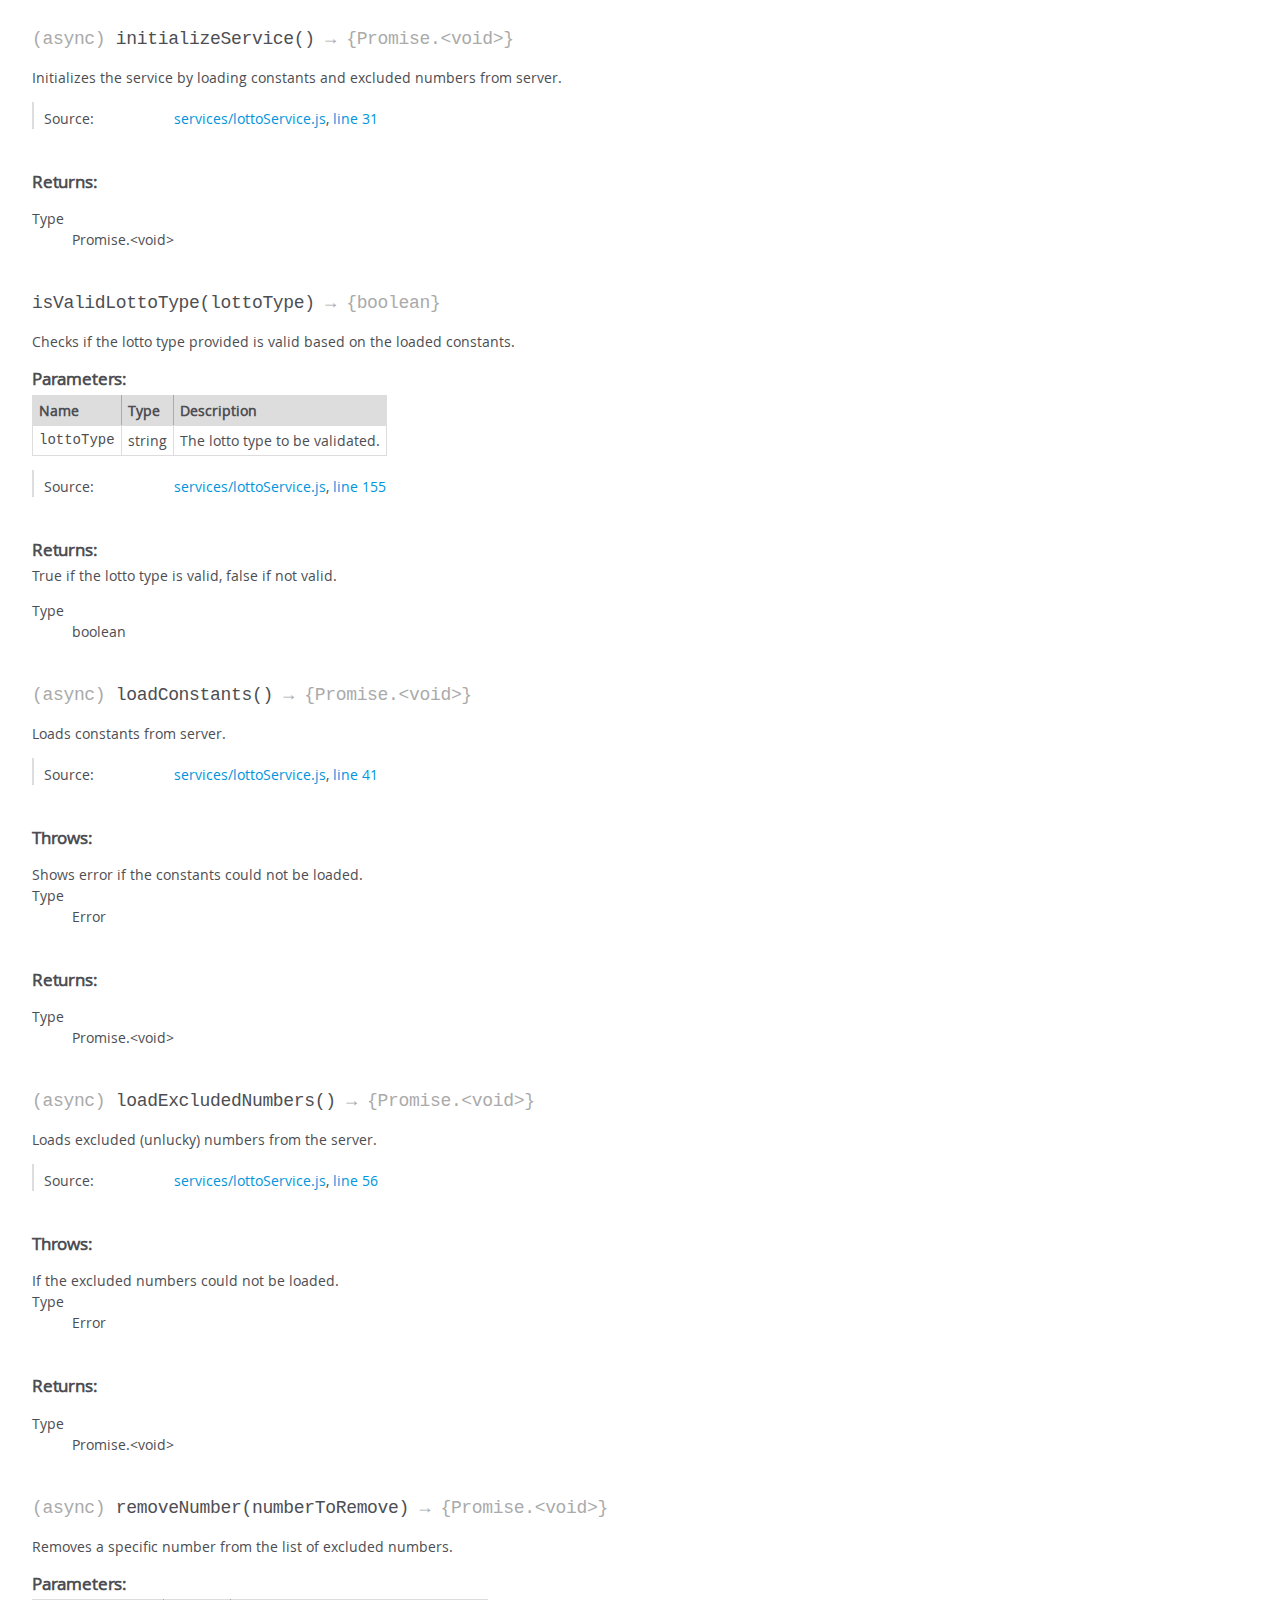
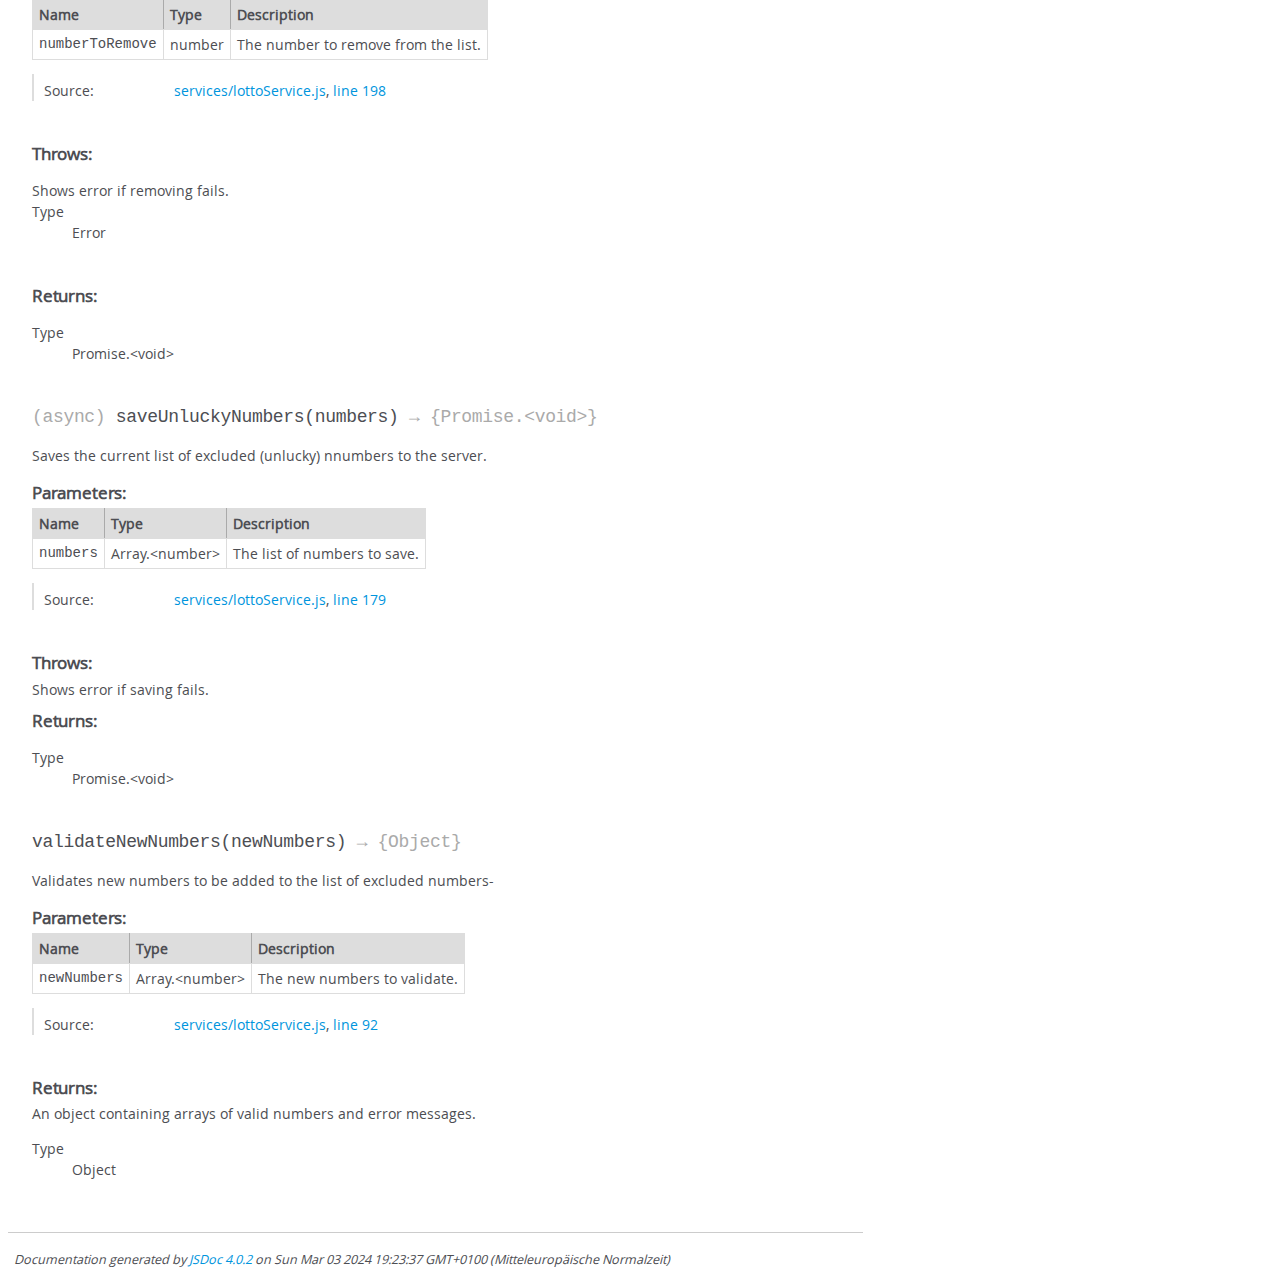
<file: jsdoc/LottoService.html>
<!DOCTYPE html>
<html lang="en">
<head>
    <meta charset="utf-8">
    <title>JSDoc: Class: LottoService</title>

    <script src="scripts/prettify/prettify.js"> </script>
    <script src="scripts/prettify/lang-css.js"> </script>
    <!--[if lt IE 9]>
      <script src="//html5shiv.googlecode.com/svn/trunk/html5.js"></script>
    <![endif]-->
    <link type="text/css" rel="stylesheet" href="styles/prettify-tomorrow.css">
    <link type="text/css" rel="stylesheet" href="styles/jsdoc-default.css">
</head>

<body>

<div id="main">

    <h1 class="page-title">Class: LottoService</h1>

    




<section>

<header>
    
        <h2><span class="attribs"><span class="type-signature"></span></span>LottoService<span class="signature">()</span><span class="type-signature"></span></h2>
        
            <div class="class-description">Provides services for managing lotto numbers, including adding and removing the unlucky numbers
generating random numbers and loading necessary constants and numbers from server.</div>
        
    
</header>

<article>
    <div class="container-overview">
    
        

    
    <h2>Constructor</h2>
    

    
    <h4 class="name" id="LottoService"><span class="type-signature"></span>new LottoService<span class="signature">()</span><span class="type-signature"></span></h4>
    

    



<div class="description">
    Initializes a new instance of the LottoService class.
</div>













<dl class="details">

    

    

    

    

    

    

    

    

    

    

    

    

    
    <dt class="tag-source">Source:</dt>
    <dd class="tag-source"><ul class="dummy"><li>
        <a href="services_lottoService.js.html">services/lottoService.js</a>, <a href="services_lottoService.js.html#line7">line 7</a>
    </li></ul></dd>
    

    

    

    
</dl>




















    
    </div>

    

    

    
        <h3 class="subsection-title">Classes</h3>

        <dl>
            <dt><a href="LottoService.html">LottoService</a></dt>
            <dd></dd>
        </dl>
    

    

    

    

    
        <h3 class="subsection-title">Members</h3>

        
            
<h4 class="name" id="constants"><span class="type-signature"></span>constants<span class="type-signature"></span></h4>










    <h5 class="subsection-title">Properties:</h5>

    

<table class="props">
    <thead>
    <tr>
        
        <th>Name</th>
        

        <th>Type</th>

        

        

        <th class="last">Description</th>
    </tr>
    </thead>

    <tbody>
    

        <tr>
            
                <td class="name"><code>constants</code></td>
            

            <td class="type">
            
                
<span class="param-type">Object</span>
|

<span class="param-type">null</span>


            
            </td>

            

            

            <td class="description last">Stores constants loaded from the server.</td>
        </tr>

    
    </tbody>
</table>




<dl class="details">

    

    

    

    

    

    

    

    

    

    

    

    

    
    <dt class="tag-source">Source:</dt>
    <dd class="tag-source"><ul class="dummy"><li>
        <a href="services_lottoService.js.html">services/lottoService.js</a>, <a href="services_lottoService.js.html#line13">line 13</a>
    </li></ul></dd>
    

    

    

    
</dl>






        
            
<h4 class="name" id="excludedLottoNumbers"><span class="type-signature"></span>excludedLottoNumbers<span class="type-signature"></span></h4>










    <h5 class="subsection-title">Properties:</h5>

    

<table class="props">
    <thead>
    <tr>
        
        <th>Name</th>
        

        <th>Type</th>

        

        

        <th class="last">Description</th>
    </tr>
    </thead>

    <tbody>
    

        <tr>
            
                <td class="name"><code>excludedLottoNumbers</code></td>
            

            <td class="type">
            
                
<span class="param-type">Array.&lt;number></span>


            
            </td>

            

            

            <td class="description last">Stores the unlucky numbers defined by the user.</td>
        </tr>

    
    </tbody>
</table>




<dl class="details">

    

    

    

    

    

    

    

    

    

    

    

    

    
    <dt class="tag-source">Source:</dt>
    <dd class="tag-source"><ul class="dummy"><li>
        <a href="services_lottoService.js.html">services/lottoService.js</a>, <a href="services_lottoService.js.html#line16">line 16</a>
    </li></ul></dd>
    

    

    

    
</dl>






        
    

    
        <h3 class="subsection-title">Methods</h3>

        
            

    

    
    <h4 class="name" id="addNumbers"><span class="type-signature">(async) </span>addNumbers<span class="signature">(newNumbers)</span><span class="type-signature"> &rarr; {Promise.&lt;void>}</span></h4>
    

    



<div class="description">
    Validates and adds new numbers to the list of excluded numbers, ensuring that the limit is 6.
</div>









    <h5>Parameters:</h5>
    

<table class="params">
    <thead>
    <tr>
        
        <th>Name</th>
        

        <th>Type</th>

        

        

        <th class="last">Description</th>
    </tr>
    </thead>

    <tbody>
    

        <tr>
            
                <td class="name"><code>newNumbers</code></td>
            

            <td class="type">
            
                
<span class="param-type">Array.&lt;number></span>


            
            </td>

            

            

            <td class="description last">Array that contains new numbers added by the user.</td>
        </tr>

    
    </tbody>
</table>






<dl class="details">

    

    

    

    

    

    

    

    

    

    

    

    

    
    <dt class="tag-source">Source:</dt>
    <dd class="tag-source"><ul class="dummy"><li>
        <a href="services_lottoService.js.html">services/lottoService.js</a>, <a href="services_lottoService.js.html#line72">line 72</a>
    </li></ul></dd>
    

    

    

    
</dl>













<h5>Throws:</h5>

        

    <div class="param-desc">
    
        Shows error in case the numbers are not valid or if the limit is exceeded.
    
    </div>


    


<h5>Returns:</h5>

        


<dl>
    <dt>
        Type
    </dt>
    <dd>
        
<span class="param-type">Promise.&lt;void></span>


    </dd>
</dl>

    





        
            

    

    
    <h4 class="name" id="generateLottoNumbers"><span class="type-signature"></span>generateLottoNumbers<span class="signature">(lottoType)</span><span class="type-signature"> &rarr; {Object}</span></h4>
    

    



<div class="description">
    Generates lotto numbers for a given lotto type, considering the numbers to be excluded.
</div>









    <h5>Parameters:</h5>
    

<table class="params">
    <thead>
    <tr>
        
        <th>Name</th>
        

        <th>Type</th>

        

        

        <th class="last">Description</th>
    </tr>
    </thead>

    <tbody>
    

        <tr>
            
                <td class="name"><code>lottoType</code></td>
            

            <td class="type">
            
                
<span class="param-type">string</span>


            
            </td>

            

            

            <td class="description last">The type of lotto numbers to be generated: Lotto6aus49 or Eurojackpot.</td>
        </tr>

    
    </tbody>
</table>






<dl class="details">

    

    

    

    

    

    

    

    

    

    

    

    

    
    <dt class="tag-source">Source:</dt>
    <dd class="tag-source"><ul class="dummy"><li>
        <a href="services_lottoService.js.html">services/lottoService.js</a>, <a href="services_lottoService.js.html#line136">line 136</a>
    </li></ul></dd>
    

    

    

    
</dl>













<h5>Throws:</h5>

        

<dl>
    <dt>
        <div class="param-desc">
        Shows error if the lotto type is invalid or data not loaded properly.
        </div>
    </dt>
    <dd></dd>
    <dt>
        <dl>
            <dt>
                Type
            </dt>
            <dd>
                
<span class="param-type">Error</span>


            </dd>
        </dl>
    </dt>
    <dd></dd>
</dl>


    


<h5>Returns:</h5>

        
<div class="param-desc">
    An object containing arrays of generated numbers and super numbers for Erojackpot.
</div>



<dl>
    <dt>
        Type
    </dt>
    <dd>
        
<span class="param-type">Object</span>


    </dd>
</dl>

    





        
            

    

    
    <h4 class="name" id="generateUniqueRandomNumbers"><span class="type-signature"></span>generateUniqueRandomNumbers<span class="signature">(count, max, excludeNumbers)</span><span class="type-signature"> &rarr; {Array.&lt;number>}</span></h4>
    

    



<div class="description">
    Generates a list of unique numbers, excluding especific (unlucky) numbers.
</div>









    <h5>Parameters:</h5>
    

<table class="params">
    <thead>
    <tr>
        
        <th>Name</th>
        

        <th>Type</th>

        

        

        <th class="last">Description</th>
    </tr>
    </thead>

    <tbody>
    

        <tr>
            
                <td class="name"><code>count</code></td>
            

            <td class="type">
            
                
<span class="param-type">number</span>


            
            </td>

            

            

            <td class="description last">The amount of unique random numbers to generate.</td>
        </tr>

    

        <tr>
            
                <td class="name"><code>max</code></td>
            

            <td class="type">
            
                
<span class="param-type">number</span>


            
            </td>

            

            

            <td class="description last">The maximum value for generated numbers.</td>
        </tr>

    

        <tr>
            
                <td class="name"><code>excludeNumbers</code></td>
            

            <td class="type">
            
                
<span class="param-type">Array.&lt;number></span>


            
            </td>

            

            

            <td class="description last">An array of numbes to exclude from generation.</td>
        </tr>

    
    </tbody>
</table>






<dl class="details">

    

    

    

    

    

    

    

    

    

    

    

    

    
    <dt class="tag-source">Source:</dt>
    <dd class="tag-source"><ul class="dummy"><li>
        <a href="services_lottoService.js.html">services/lottoService.js</a>, <a href="services_lottoService.js.html#line119">line 119</a>
    </li></ul></dd>
    

    

    

    
</dl>















<h5>Returns:</h5>

        
<div class="param-desc">
    - An array of unique random numbers.
</div>



<dl>
    <dt>
        Type
    </dt>
    <dd>
        
<span class="param-type">Array.&lt;number></span>


    </dd>
</dl>

    





        
            

    

    
    <h4 class="name" id="getExcludedLottoNumbers"><span class="type-signature"></span>getExcludedLottoNumbers<span class="signature">()</span><span class="type-signature"> &rarr; {Array.&lt;number>}</span></h4>
    

    



<div class="description">
    Returns the list of excluded (unlucky) lotto numbers.
</div>













<dl class="details">

    

    

    

    

    

    

    

    

    

    

    

    

    
    <dt class="tag-source">Source:</dt>
    <dd class="tag-source"><ul class="dummy"><li>
        <a href="services_lottoService.js.html">services/lottoService.js</a>, <a href="services_lottoService.js.html#line23">line 23</a>
    </li></ul></dd>
    

    

    

    
</dl>















<h5>Returns:</h5>

        
<div class="param-desc">
    Array with the excluded unlucky numbers.
</div>



<dl>
    <dt>
        Type
    </dt>
    <dd>
        
<span class="param-type">Array.&lt;number></span>


    </dd>
</dl>

    





        
            

    

    
    <h4 class="name" id="getLottoTypeDetails"><span class="type-signature"></span>getLottoTypeDetails<span class="signature">(lottoType)</span><span class="type-signature"> &rarr; {Object}</span></h4>
    

    



<div class="description">
    Retrieves the lotto type details from constants-
</div>









    <h5>Parameters:</h5>
    

<table class="params">
    <thead>
    <tr>
        
        <th>Name</th>
        

        <th>Type</th>

        

        

        <th class="last">Description</th>
    </tr>
    </thead>

    <tbody>
    

        <tr>
            
                <td class="name"><code>lottoType</code></td>
            

            <td class="type">
            
                
<span class="param-type">string</span>


            
            </td>

            

            

            <td class="description last">The Lotto type to get details</td>
        </tr>

    
    </tbody>
</table>






<dl class="details">

    

    

    

    

    

    

    

    

    

    

    

    

    
    <dt class="tag-source">Source:</dt>
    <dd class="tag-source"><ul class="dummy"><li>
        <a href="services_lottoService.js.html">services/lottoService.js</a>, <a href="services_lottoService.js.html#line164">line 164</a>
    </li></ul></dd>
    

    

    

    
</dl>















<h5>Returns:</h5>

        
<div class="param-desc">
    containing details about the lotto type.
</div>



<dl>
    <dt>
        Type
    </dt>
    <dd>
        
<span class="param-type">Object</span>


    </dd>
</dl>

    





        
            

    

    
    <h4 class="name" id="initializeService"><span class="type-signature">(async) </span>initializeService<span class="signature">()</span><span class="type-signature"> &rarr; {Promise.&lt;void>}</span></h4>
    

    



<div class="description">
    Initializes the service by loading constants and excluded numbers from server.
</div>













<dl class="details">

    

    

    

    

    

    

    

    

    

    

    

    

    
    <dt class="tag-source">Source:</dt>
    <dd class="tag-source"><ul class="dummy"><li>
        <a href="services_lottoService.js.html">services/lottoService.js</a>, <a href="services_lottoService.js.html#line31">line 31</a>
    </li></ul></dd>
    

    

    

    
</dl>















<h5>Returns:</h5>

        


<dl>
    <dt>
        Type
    </dt>
    <dd>
        
<span class="param-type">Promise.&lt;void></span>


    </dd>
</dl>

    





        
            

    

    
    <h4 class="name" id="isValidLottoType"><span class="type-signature"></span>isValidLottoType<span class="signature">(lottoType)</span><span class="type-signature"> &rarr; {boolean}</span></h4>
    

    



<div class="description">
    Checks if the lotto type provided is valid based on the loaded constants.
</div>









    <h5>Parameters:</h5>
    

<table class="params">
    <thead>
    <tr>
        
        <th>Name</th>
        

        <th>Type</th>

        

        

        <th class="last">Description</th>
    </tr>
    </thead>

    <tbody>
    

        <tr>
            
                <td class="name"><code>lottoType</code></td>
            

            <td class="type">
            
                
<span class="param-type">string</span>


            
            </td>

            

            

            <td class="description last">The lotto type to be validated.</td>
        </tr>

    
    </tbody>
</table>






<dl class="details">

    

    

    

    

    

    

    

    

    

    

    

    

    
    <dt class="tag-source">Source:</dt>
    <dd class="tag-source"><ul class="dummy"><li>
        <a href="services_lottoService.js.html">services/lottoService.js</a>, <a href="services_lottoService.js.html#line155">line 155</a>
    </li></ul></dd>
    

    

    

    
</dl>















<h5>Returns:</h5>

        
<div class="param-desc">
    True if the lotto type is valid, false if not valid.
</div>



<dl>
    <dt>
        Type
    </dt>
    <dd>
        
<span class="param-type">boolean</span>


    </dd>
</dl>

    





        
            

    

    
    <h4 class="name" id="loadConstants"><span class="type-signature">(async) </span>loadConstants<span class="signature">()</span><span class="type-signature"> &rarr; {Promise.&lt;void>}</span></h4>
    

    



<div class="description">
    Loads constants from server.
</div>













<dl class="details">

    

    

    

    

    

    

    

    

    

    

    

    

    
    <dt class="tag-source">Source:</dt>
    <dd class="tag-source"><ul class="dummy"><li>
        <a href="services_lottoService.js.html">services/lottoService.js</a>, <a href="services_lottoService.js.html#line41">line 41</a>
    </li></ul></dd>
    

    

    

    
</dl>













<h5>Throws:</h5>

        

<dl>
    <dt>
        <div class="param-desc">
        Shows error if the constants could not be loaded.
        </div>
    </dt>
    <dd></dd>
    <dt>
        <dl>
            <dt>
                Type
            </dt>
            <dd>
                
<span class="param-type">Error</span>


            </dd>
        </dl>
    </dt>
    <dd></dd>
</dl>


    


<h5>Returns:</h5>

        


<dl>
    <dt>
        Type
    </dt>
    <dd>
        
<span class="param-type">Promise.&lt;void></span>


    </dd>
</dl>

    





        
            

    

    
    <h4 class="name" id="loadExcludedNumbers"><span class="type-signature">(async) </span>loadExcludedNumbers<span class="signature">()</span><span class="type-signature"> &rarr; {Promise.&lt;void>}</span></h4>
    

    



<div class="description">
    Loads excluded (unlucky) numbers from the server.
</div>













<dl class="details">

    

    

    

    

    

    

    

    

    

    

    

    

    
    <dt class="tag-source">Source:</dt>
    <dd class="tag-source"><ul class="dummy"><li>
        <a href="services_lottoService.js.html">services/lottoService.js</a>, <a href="services_lottoService.js.html#line56">line 56</a>
    </li></ul></dd>
    

    

    

    
</dl>













<h5>Throws:</h5>

        

<dl>
    <dt>
        <div class="param-desc">
        If the excluded numbers could not be loaded.
        </div>
    </dt>
    <dd></dd>
    <dt>
        <dl>
            <dt>
                Type
            </dt>
            <dd>
                
<span class="param-type">Error</span>


            </dd>
        </dl>
    </dt>
    <dd></dd>
</dl>


    


<h5>Returns:</h5>

        


<dl>
    <dt>
        Type
    </dt>
    <dd>
        
<span class="param-type">Promise.&lt;void></span>


    </dd>
</dl>

    





        
            

    

    
    <h4 class="name" id="removeNumber"><span class="type-signature">(async) </span>removeNumber<span class="signature">(numberToRemove)</span><span class="type-signature"> &rarr; {Promise.&lt;void>}</span></h4>
    

    



<div class="description">
    Removes a specific number from the list of excluded numbers.
</div>









    <h5>Parameters:</h5>
    

<table class="params">
    <thead>
    <tr>
        
        <th>Name</th>
        

        <th>Type</th>

        

        

        <th class="last">Description</th>
    </tr>
    </thead>

    <tbody>
    

        <tr>
            
                <td class="name"><code>numberToRemove</code></td>
            

            <td class="type">
            
                
<span class="param-type">number</span>


            
            </td>

            

            

            <td class="description last">The number to remove from the list.</td>
        </tr>

    
    </tbody>
</table>






<dl class="details">

    

    

    

    

    

    

    

    

    

    

    

    

    
    <dt class="tag-source">Source:</dt>
    <dd class="tag-source"><ul class="dummy"><li>
        <a href="services_lottoService.js.html">services/lottoService.js</a>, <a href="services_lottoService.js.html#line198">line 198</a>
    </li></ul></dd>
    

    

    

    
</dl>













<h5>Throws:</h5>

        

<dl>
    <dt>
        <div class="param-desc">
        Shows error if removing fails.
        </div>
    </dt>
    <dd></dd>
    <dt>
        <dl>
            <dt>
                Type
            </dt>
            <dd>
                
<span class="param-type">Error</span>


            </dd>
        </dl>
    </dt>
    <dd></dd>
</dl>


    


<h5>Returns:</h5>

        


<dl>
    <dt>
        Type
    </dt>
    <dd>
        
<span class="param-type">Promise.&lt;void></span>


    </dd>
</dl>

    





        
            

    

    
    <h4 class="name" id="saveUnluckyNumbers"><span class="type-signature">(async) </span>saveUnluckyNumbers<span class="signature">(numbers)</span><span class="type-signature"> &rarr; {Promise.&lt;void>}</span></h4>
    

    



<div class="description">
    Saves the current list of excluded (unlucky) nnumbers to the server.
</div>









    <h5>Parameters:</h5>
    

<table class="params">
    <thead>
    <tr>
        
        <th>Name</th>
        

        <th>Type</th>

        

        

        <th class="last">Description</th>
    </tr>
    </thead>

    <tbody>
    

        <tr>
            
                <td class="name"><code>numbers</code></td>
            

            <td class="type">
            
                
<span class="param-type">Array.&lt;number></span>


            
            </td>

            

            

            <td class="description last">The list of numbers to save.</td>
        </tr>

    
    </tbody>
</table>






<dl class="details">

    

    

    

    

    

    

    

    

    

    

    

    

    
    <dt class="tag-source">Source:</dt>
    <dd class="tag-source"><ul class="dummy"><li>
        <a href="services_lottoService.js.html">services/lottoService.js</a>, <a href="services_lottoService.js.html#line179">line 179</a>
    </li></ul></dd>
    

    

    

    
</dl>













<h5>Throws:</h5>

        

    <div class="param-desc">
    
        Shows error if saving fails.
    
    </div>


    


<h5>Returns:</h5>

        


<dl>
    <dt>
        Type
    </dt>
    <dd>
        
<span class="param-type">Promise.&lt;void></span>


    </dd>
</dl>

    





        
            

    

    
    <h4 class="name" id="validateNewNumbers"><span class="type-signature"></span>validateNewNumbers<span class="signature">(newNumbers)</span><span class="type-signature"> &rarr; {Object}</span></h4>
    

    



<div class="description">
    Validates new numbers to be added to the list of excluded numbers-
</div>









    <h5>Parameters:</h5>
    

<table class="params">
    <thead>
    <tr>
        
        <th>Name</th>
        

        <th>Type</th>

        

        

        <th class="last">Description</th>
    </tr>
    </thead>

    <tbody>
    

        <tr>
            
                <td class="name"><code>newNumbers</code></td>
            

            <td class="type">
            
                
<span class="param-type">Array.&lt;number></span>


            
            </td>

            

            

            <td class="description last">The new numbers to validate.</td>
        </tr>

    
    </tbody>
</table>






<dl class="details">

    

    

    

    

    

    

    

    

    

    

    

    

    
    <dt class="tag-source">Source:</dt>
    <dd class="tag-source"><ul class="dummy"><li>
        <a href="services_lottoService.js.html">services/lottoService.js</a>, <a href="services_lottoService.js.html#line92">line 92</a>
    </li></ul></dd>
    

    

    

    
</dl>















<h5>Returns:</h5>

        
<div class="param-desc">
    An object containing arrays of valid numbers and error messages.
</div>



<dl>
    <dt>
        Type
    </dt>
    <dd>
        
<span class="param-type">Object</span>


    </dd>
</dl>

    





        
    

    

    
</article>

</section>




</div>

<nav>
    <h2><a href="index.html">Home</a></h2><h3>Namespaces</h3><ul><li><a href="API_URLS.html">API_URLS</a></li></ul><h3>Classes</h3><ul><li><a href="LottoService.html">LottoService</a></li></ul><h3>Global</h3><ul><li><a href="global.html#fetchConstants">fetchConstants</a></li><li><a href="global.html#fetchExcludedLottoNumbers">fetchExcludedLottoNumbers</a></li><li><a href="global.html#handleResponse">handleResponse</a></li><li><a href="global.html#initializeApplication">initializeApplication</a></li><li><a href="global.html#removeUnluckyNumber">removeUnluckyNumber</a></li><li><a href="global.html#saveUnluckyNumbers">saveUnluckyNumbers</a></li></ul>
</nav>

<br class="clear">

<footer>
    Documentation generated by <a href="https://github.com/jsdoc/jsdoc">JSDoc 4.0.2</a> on Sun Mar 03 2024 19:23:37 GMT+0100 (Mitteleuropäische Normalzeit)
</footer>

<script> prettyPrint(); </script>
<script src="scripts/linenumber.js"> </script>
</body>
</html>
</file>
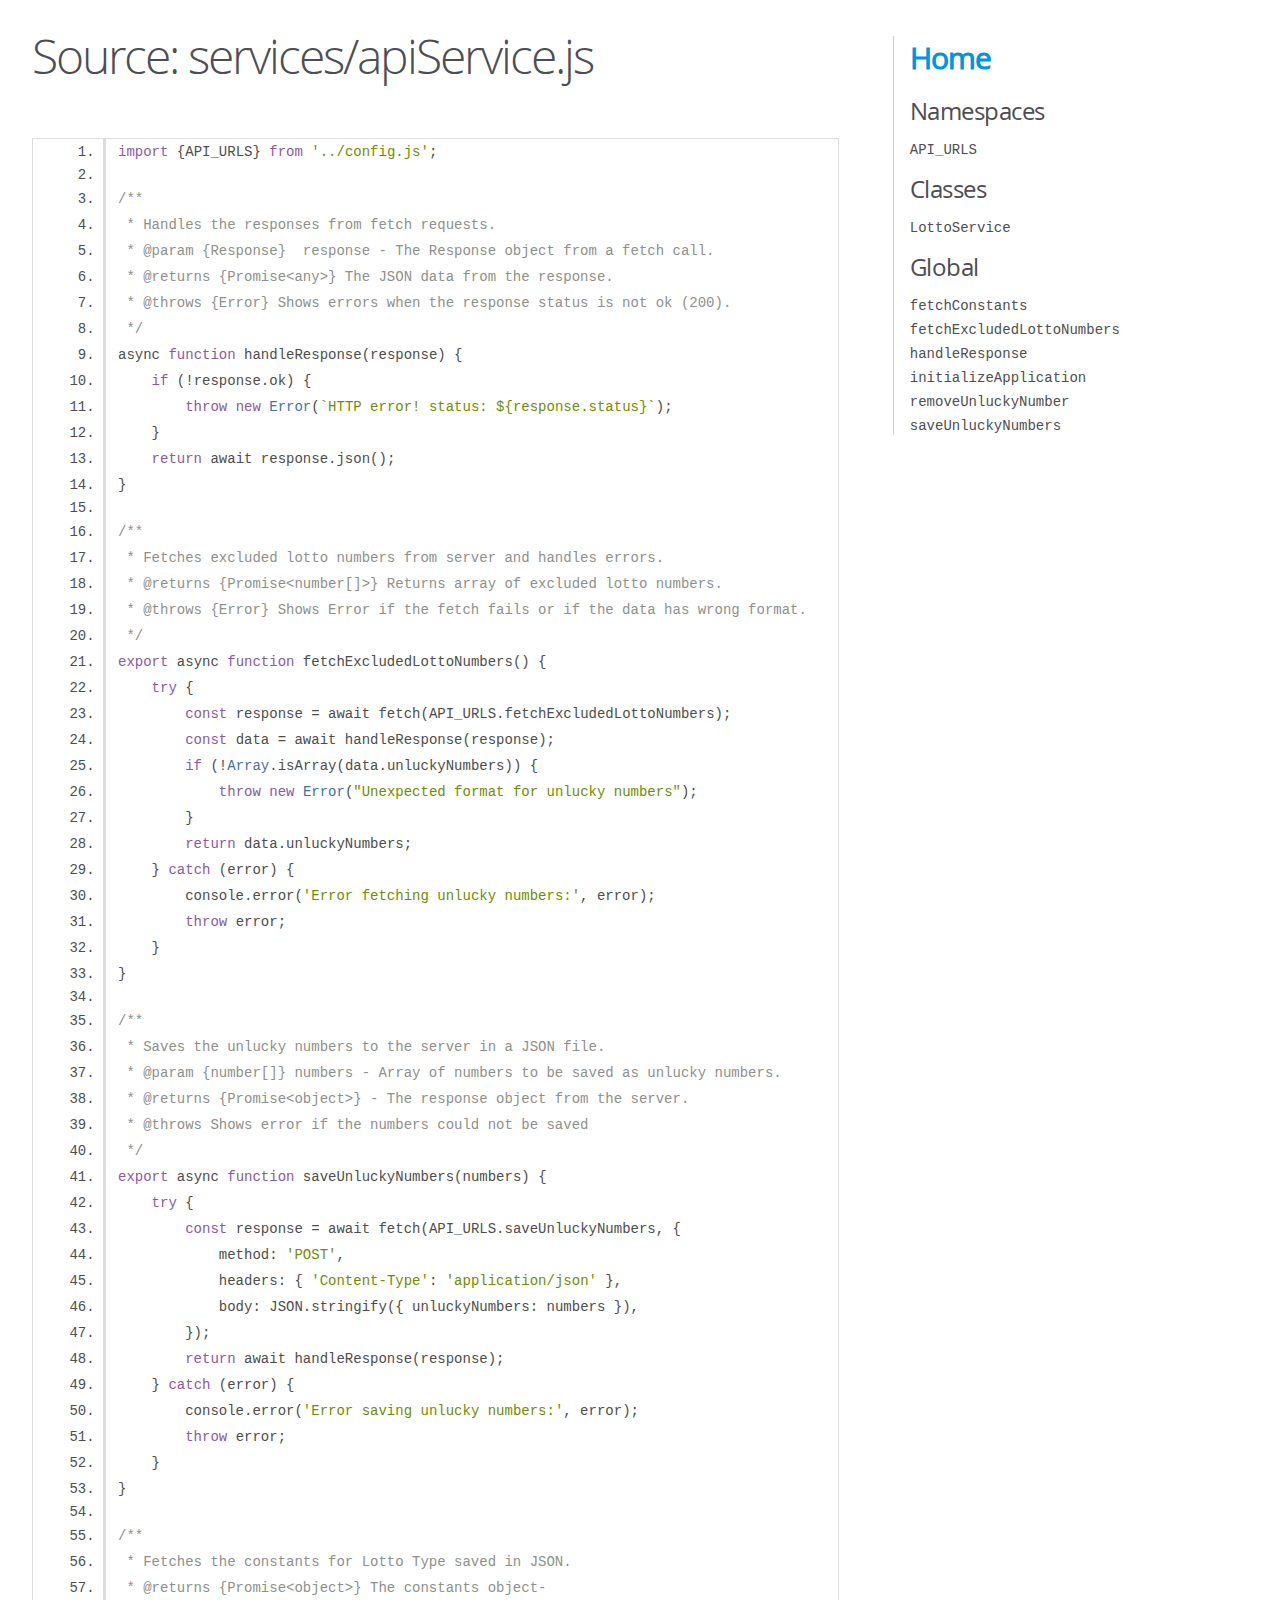
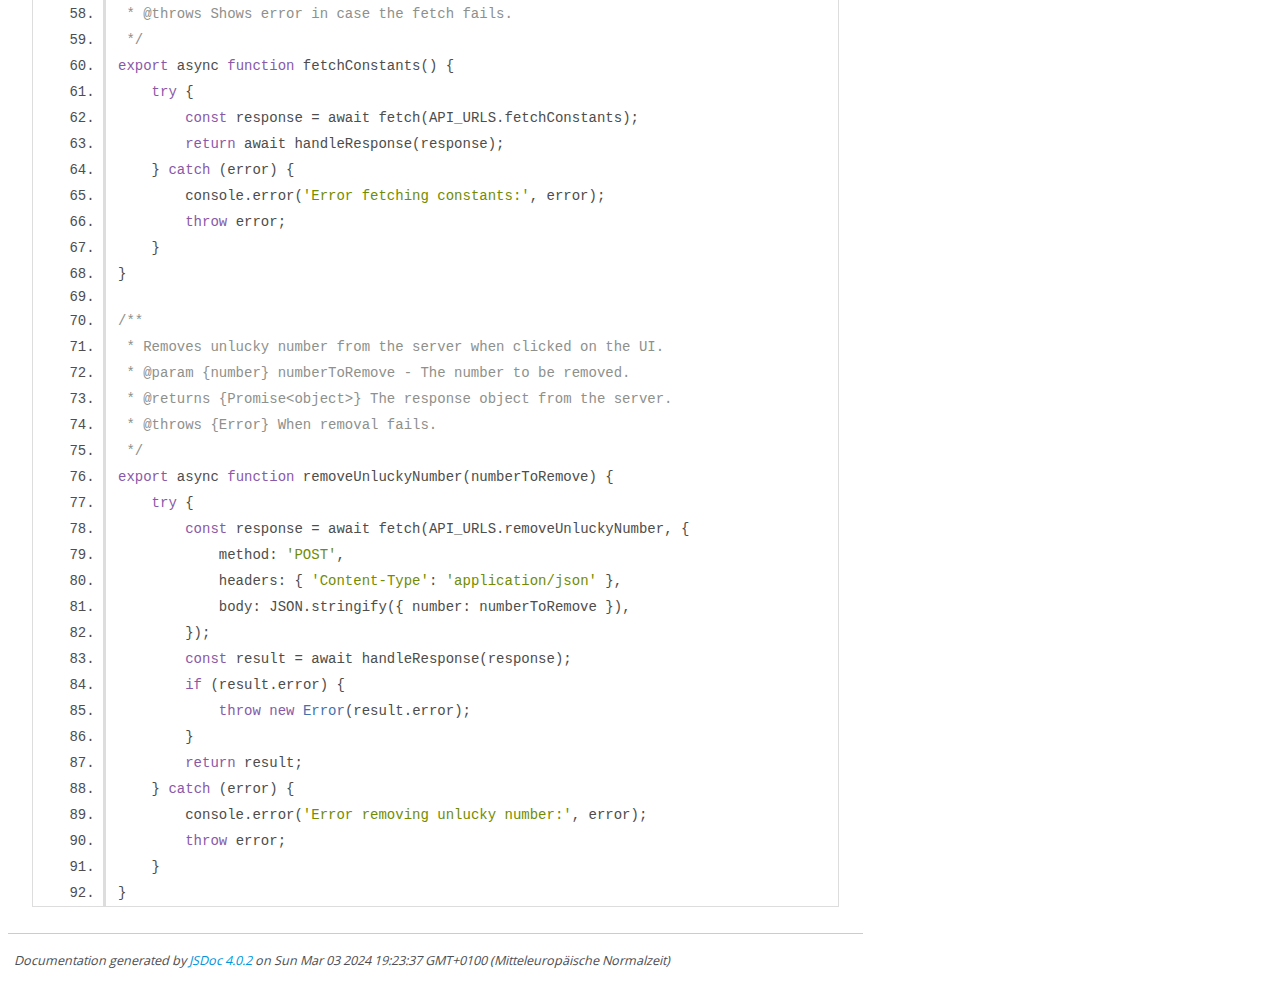
<file: jsdoc/services_apiService.js.html>
<!DOCTYPE html>
<html lang="en">
<head>
    <meta charset="utf-8">
    <title>JSDoc: Source: services/apiService.js</title>

    <script src="scripts/prettify/prettify.js"> </script>
    <script src="scripts/prettify/lang-css.js"> </script>
    <!--[if lt IE 9]>
      <script src="//html5shiv.googlecode.com/svn/trunk/html5.js"></script>
    <![endif]-->
    <link type="text/css" rel="stylesheet" href="styles/prettify-tomorrow.css">
    <link type="text/css" rel="stylesheet" href="styles/jsdoc-default.css">
</head>

<body>

<div id="main">

    <h1 class="page-title">Source: services/apiService.js</h1>

    



    
    <section>
        <article>
            <pre class="prettyprint source linenums"><code>import {API_URLS} from '../config.js';

/**
 * Handles the responses from fetch requests.
 * @param {Response}  response - The Response object from a fetch call.
 * @returns {Promise&lt;any>} The JSON data from the response.
 * @throws {Error} Shows errors when the response status is not ok (200).
 */
async function handleResponse(response) {
    if (!response.ok) {
        throw new Error(`HTTP error! status: ${response.status}`);
    }
    return await response.json();
}

/**
 * Fetches excluded lotto numbers from server and handles errors.
 * @returns {Promise&lt;number[]>} Returns array of excluded lotto numbers.
 * @throws {Error} Shows Error if the fetch fails or if the data has wrong format.
 */
export async function fetchExcludedLottoNumbers() {
    try {
        const response = await fetch(API_URLS.fetchExcludedLottoNumbers);
        const data = await handleResponse(response);
        if (!Array.isArray(data.unluckyNumbers)) {
            throw new Error("Unexpected format for unlucky numbers");
        }
        return data.unluckyNumbers;
    } catch (error) {
        console.error('Error fetching unlucky numbers:', error);
        throw error;
    }
}

/**
 * Saves the unlucky numbers to the server in a JSON file.
 * @param {number[]} numbers - Array of numbers to be saved as unlucky numbers.
 * @returns {Promise&lt;object>} - The response object from the server.
 * @throws Shows error if the numbers could not be saved
 */
export async function saveUnluckyNumbers(numbers) {
    try {
        const response = await fetch(API_URLS.saveUnluckyNumbers, {
            method: 'POST',
            headers: { 'Content-Type': 'application/json' },
            body: JSON.stringify({ unluckyNumbers: numbers }),
        });
        return await handleResponse(response);
    } catch (error) {
        console.error('Error saving unlucky numbers:', error);
        throw error;
    }
}

/**
 * Fetches the constants for Lotto Type saved in JSON.
 * @returns {Promise&lt;object>} The constants object-
 * @throws Shows error in case the fetch fails.
 */
export async function fetchConstants() {
    try {
        const response = await fetch(API_URLS.fetchConstants);
        return await handleResponse(response);
    } catch (error) {
        console.error('Error fetching constants:', error);
        throw error;
    }
}

/**
 * Removes unlucky number from the server when clicked on the UI.
 * @param {number} numberToRemove - The number to be removed.
 * @returns {Promise&lt;object>} The response object from the server.
 * @throws {Error} When removal fails.
 */
export async function removeUnluckyNumber(numberToRemove) {
    try {
        const response = await fetch(API_URLS.removeUnluckyNumber, {
            method: 'POST',
            headers: { 'Content-Type': 'application/json' },
            body: JSON.stringify({ number: numberToRemove }),
        });
        const result = await handleResponse(response);
        if (result.error) {
            throw new Error(result.error);
        }
        return result;
    } catch (error) {
        console.error('Error removing unlucky number:', error);
        throw error;
    }
}</code></pre>
        </article>
    </section>




</div>

<nav>
    <h2><a href="index.html">Home</a></h2><h3>Namespaces</h3><ul><li><a href="API_URLS.html">API_URLS</a></li></ul><h3>Classes</h3><ul><li><a href="LottoService.html">LottoService</a></li></ul><h3>Global</h3><ul><li><a href="global.html#fetchConstants">fetchConstants</a></li><li><a href="global.html#fetchExcludedLottoNumbers">fetchExcludedLottoNumbers</a></li><li><a href="global.html#handleResponse">handleResponse</a></li><li><a href="global.html#initializeApplication">initializeApplication</a></li><li><a href="global.html#removeUnluckyNumber">removeUnluckyNumber</a></li><li><a href="global.html#saveUnluckyNumbers">saveUnluckyNumbers</a></li></ul>
</nav>

<br class="clear">

<footer>
    Documentation generated by <a href="https://github.com/jsdoc/jsdoc">JSDoc 4.0.2</a> on Sun Mar 03 2024 19:23:37 GMT+0100 (Mitteleuropäische Normalzeit)
</footer>

<script> prettyPrint(); </script>
<script src="scripts/linenumber.js"> </script>
</body>
</html>
</file>
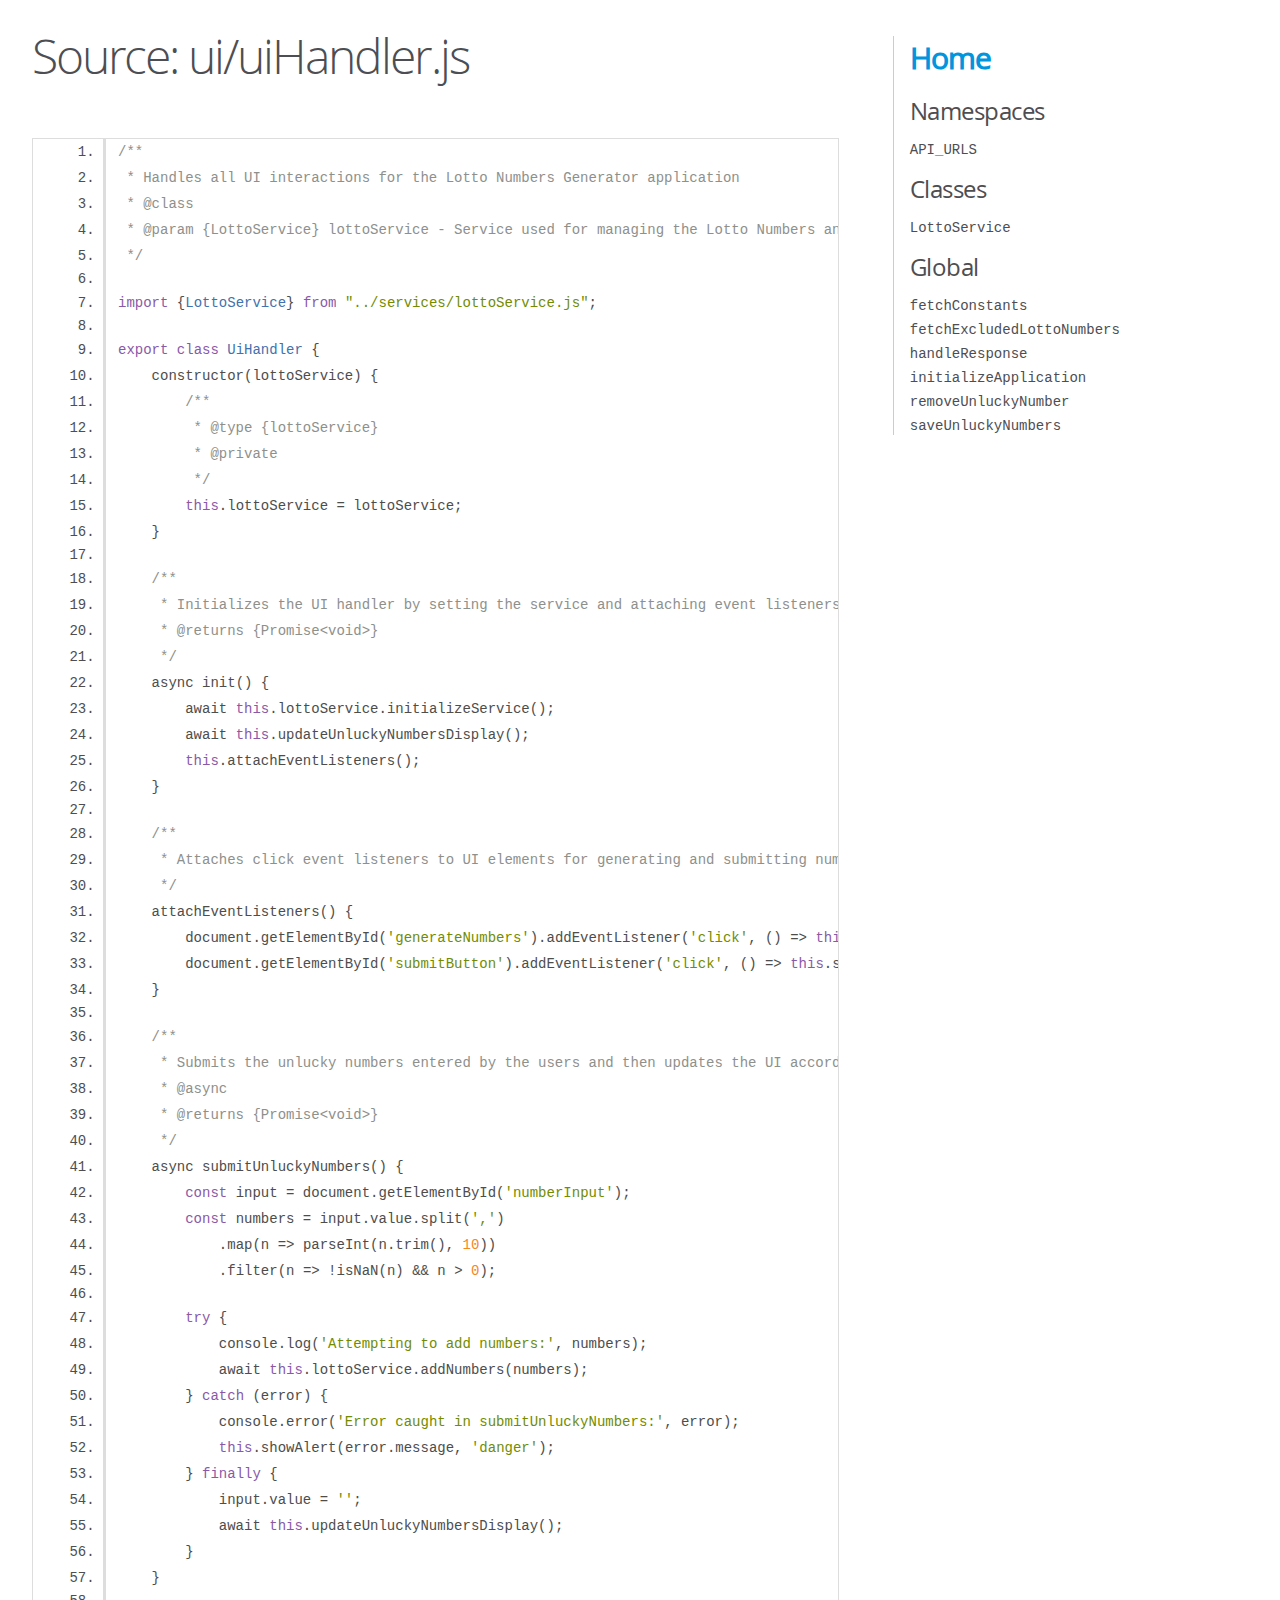
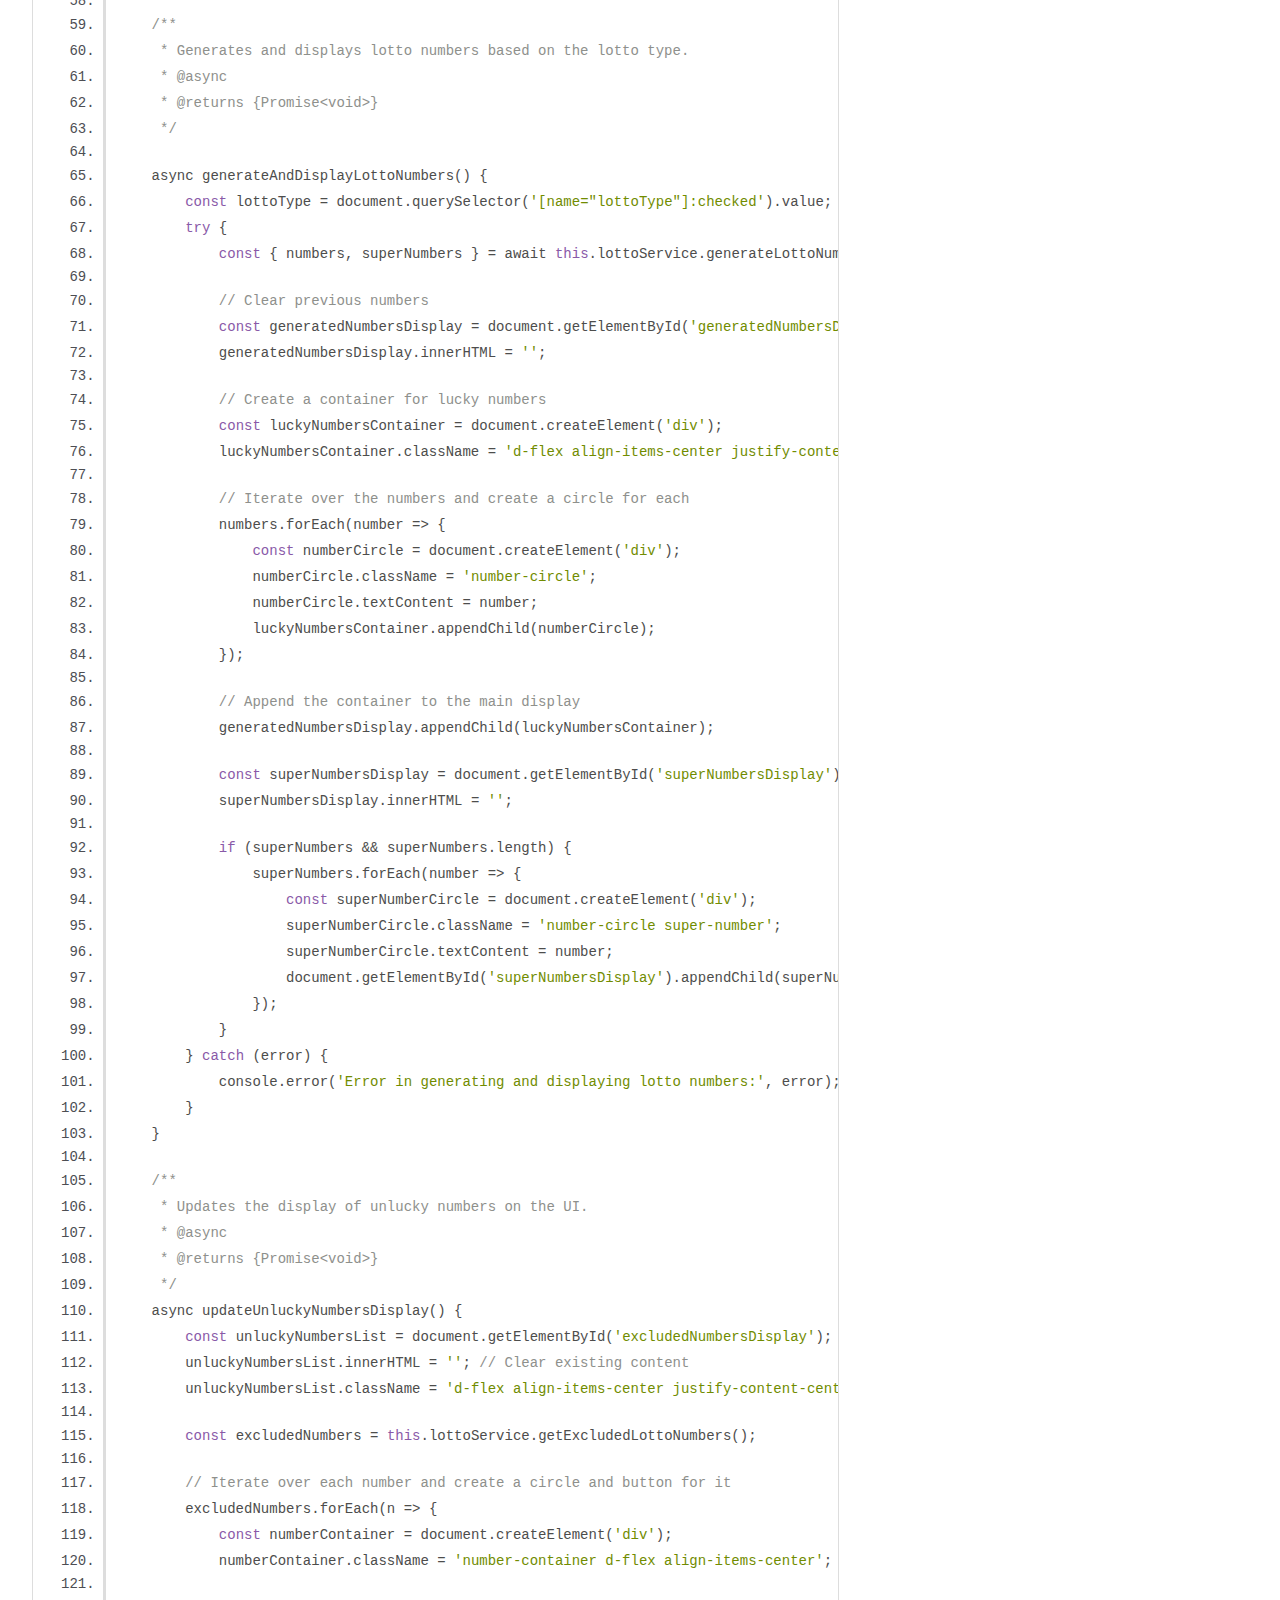
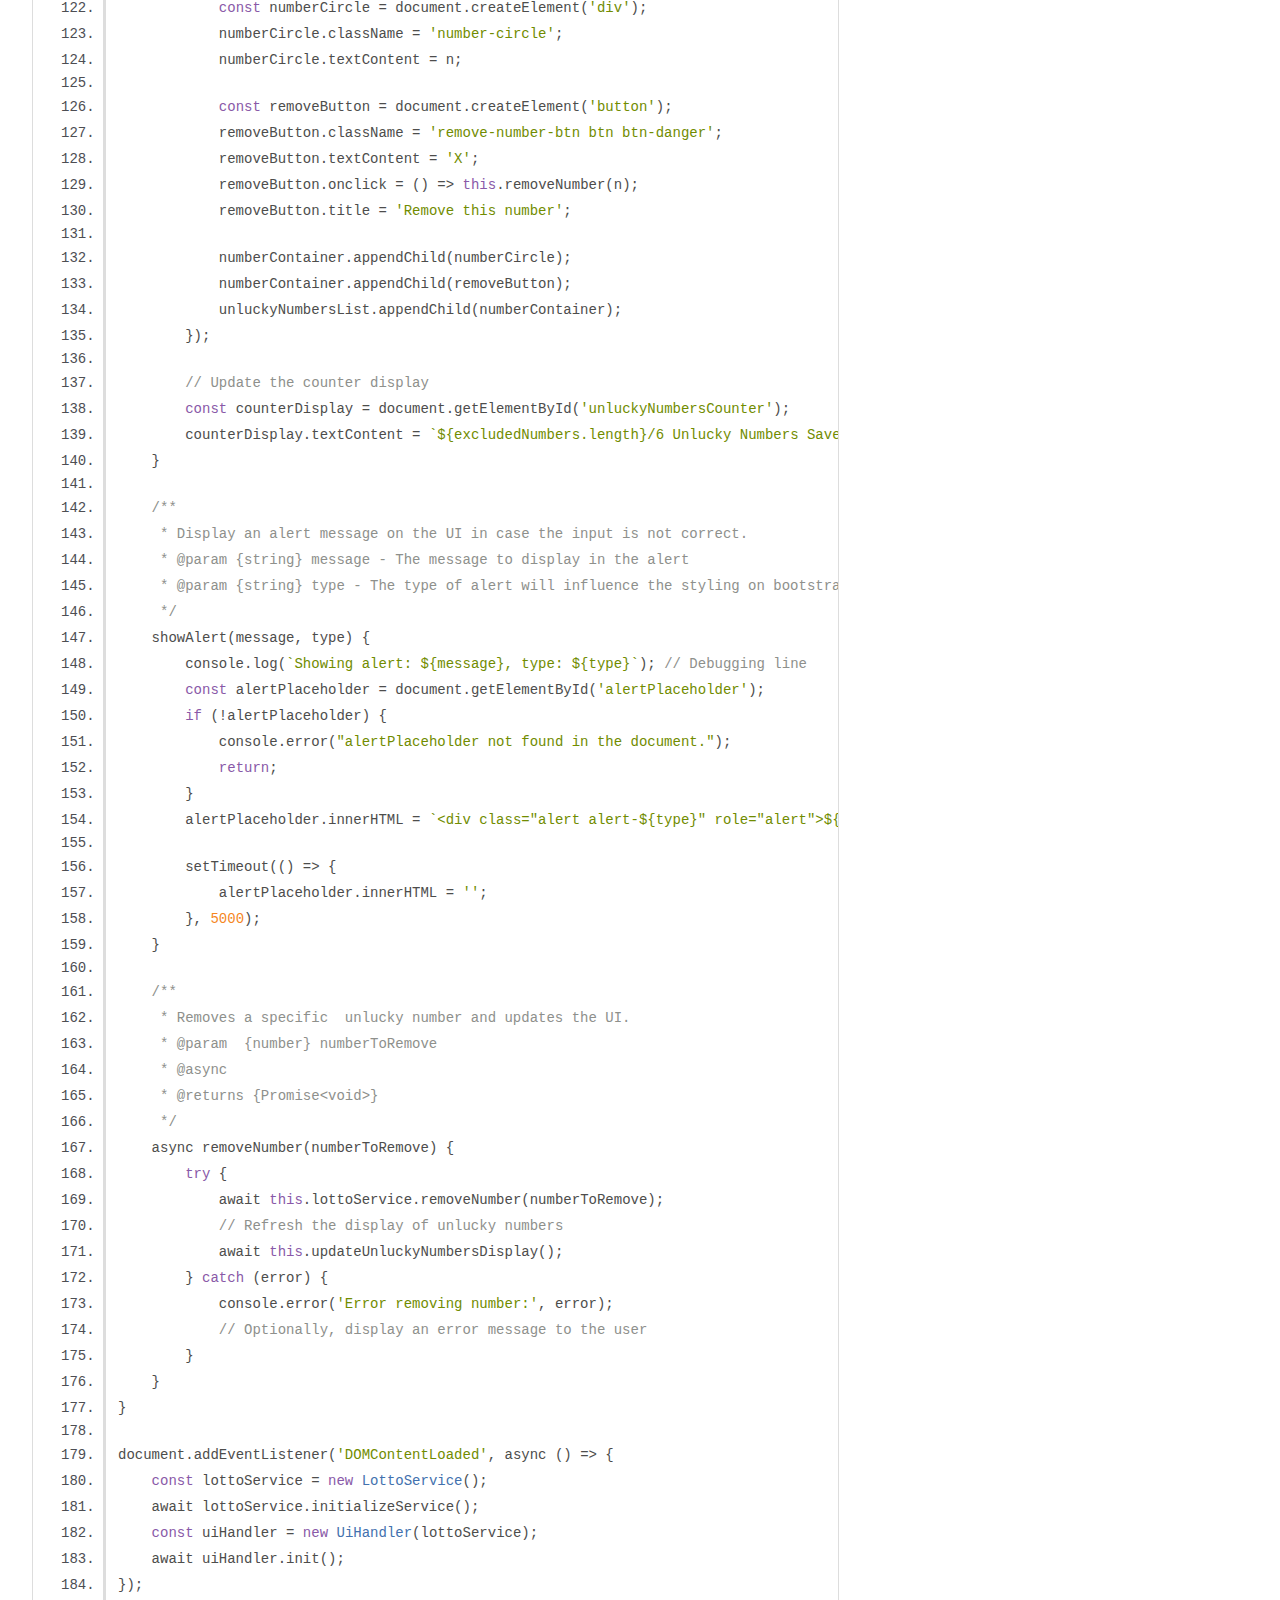
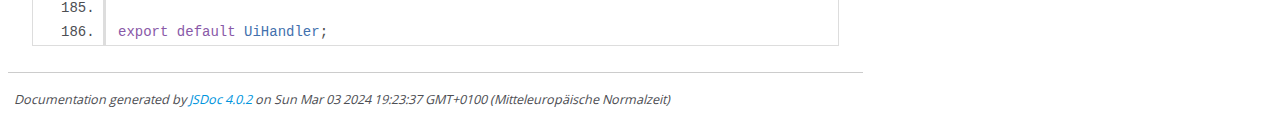
<file: jsdoc/ui_uiHandler.js.html>
<!DOCTYPE html>
<html lang="en">
<head>
    <meta charset="utf-8">
    <title>JSDoc: Source: ui/uiHandler.js</title>

    <script src="scripts/prettify/prettify.js"> </script>
    <script src="scripts/prettify/lang-css.js"> </script>
    <!--[if lt IE 9]>
      <script src="//html5shiv.googlecode.com/svn/trunk/html5.js"></script>
    <![endif]-->
    <link type="text/css" rel="stylesheet" href="styles/prettify-tomorrow.css">
    <link type="text/css" rel="stylesheet" href="styles/jsdoc-default.css">
</head>

<body>

<div id="main">

    <h1 class="page-title">Source: ui/uiHandler.js</h1>

    



    
    <section>
        <article>
            <pre class="prettyprint source linenums"><code>/**
 * Handles all UI interactions for the Lotto Numbers Generator application
 * @class
 * @param {LottoService} lottoService - Service used for managing the Lotto Numbers and API interactions.
 */

import {LottoService} from "../services/lottoService.js";

export class UiHandler {
    constructor(lottoService) {
        /**
         * @type {lottoService}
         * @private
         */
        this.lottoService = lottoService;
    }

    /**
     * Initializes the UI handler by setting the service and attaching event listeners.
     * @returns {Promise&lt;void>}
     */
    async init() {
        await this.lottoService.initializeService();
        await this.updateUnluckyNumbersDisplay();
        this.attachEventListeners();
    }

    /**
     * Attaches click event listeners to UI elements for generating and submitting numbers.
     */
    attachEventListeners() {
        document.getElementById('generateNumbers').addEventListener('click', () => this.generateAndDisplayLottoNumbers());
        document.getElementById('submitButton').addEventListener('click', () => this.submitUnluckyNumbers());
    }

    /**
     * Submits the unlucky numbers entered by the users and then updates the UI accordingly.
     * @async
     * @returns {Promise&lt;void>}
     */
    async submitUnluckyNumbers() {
        const input = document.getElementById('numberInput');
        const numbers = input.value.split(',')
            .map(n => parseInt(n.trim(), 10))
            .filter(n => !isNaN(n) &amp;&amp; n > 0);

        try {
            console.log('Attempting to add numbers:', numbers);
            await this.lottoService.addNumbers(numbers);
        } catch (error) {
            console.error('Error caught in submitUnluckyNumbers:', error);
            this.showAlert(error.message, 'danger');
        } finally {
            input.value = '';
            await this.updateUnluckyNumbersDisplay();
        }
    }

    /**
     * Generates and displays lotto numbers based on the lotto type.
     * @async
     * @returns {Promise&lt;void>}
     */

    async generateAndDisplayLottoNumbers() {
        const lottoType = document.querySelector('[name="lottoType"]:checked').value;
        try {
            const { numbers, superNumbers } = await this.lottoService.generateLottoNumbers(lottoType);

            // Clear previous numbers
            const generatedNumbersDisplay = document.getElementById('generatedNumbersDisplay');
            generatedNumbersDisplay.innerHTML = '';

            // Create a container for lucky numbers
            const luckyNumbersContainer = document.createElement('div');
            luckyNumbersContainer.className = 'd-flex align-items-center justify-content-center';

            // Iterate over the numbers and create a circle for each
            numbers.forEach(number => {
                const numberCircle = document.createElement('div');
                numberCircle.className = 'number-circle';
                numberCircle.textContent = number;
                luckyNumbersContainer.appendChild(numberCircle);
            });

            // Append the container to the main display
            generatedNumbersDisplay.appendChild(luckyNumbersContainer);

            const superNumbersDisplay = document.getElementById('superNumbersDisplay');
            superNumbersDisplay.innerHTML = '';

            if (superNumbers &amp;&amp; superNumbers.length) {
                superNumbers.forEach(number => {
                    const superNumberCircle = document.createElement('div');
                    superNumberCircle.className = 'number-circle super-number';
                    superNumberCircle.textContent = number;
                    document.getElementById('superNumbersDisplay').appendChild(superNumberCircle);
                });
            }
        } catch (error) {
            console.error('Error in generating and displaying lotto numbers:', error);
        }
    }

    /**
     * Updates the display of unlucky numbers on the UI.
     * @async
     * @returns {Promise&lt;void>}
     */
    async updateUnluckyNumbersDisplay() {
        const unluckyNumbersList = document.getElementById('excludedNumbersDisplay');
        unluckyNumbersList.innerHTML = ''; // Clear existing content
        unluckyNumbersList.className = 'd-flex align-items-center justify-content-center flex-wrap';

        const excludedNumbers = this.lottoService.getExcludedLottoNumbers();

        // Iterate over each number and create a circle and button for it
        excludedNumbers.forEach(n => {
            const numberContainer = document.createElement('div');
            numberContainer.className = 'number-container d-flex align-items-center';

            const numberCircle = document.createElement('div');
            numberCircle.className = 'number-circle';
            numberCircle.textContent = n;

            const removeButton = document.createElement('button');
            removeButton.className = 'remove-number-btn btn btn-danger';
            removeButton.textContent = 'X';
            removeButton.onclick = () => this.removeNumber(n);
            removeButton.title = 'Remove this number';

            numberContainer.appendChild(numberCircle);
            numberContainer.appendChild(removeButton);
            unluckyNumbersList.appendChild(numberContainer);
        });

        // Update the counter display
        const counterDisplay = document.getElementById('unluckyNumbersCounter');
        counterDisplay.textContent = `${excludedNumbers.length}/6 Unlucky Numbers Saved`;
    }

    /**
     * Display an alert message on the UI in case the input is not correct.
     * @param {string} message - The message to display in the alert
     * @param {string} type - The type of alert will influence the styling on bootstrap. ('success' is green, 'danger' is red).
     */
    showAlert(message, type) {
        console.log(`Showing alert: ${message}, type: ${type}`); // Debugging line
        const alertPlaceholder = document.getElementById('alertPlaceholder');
        if (!alertPlaceholder) {
            console.error("alertPlaceholder not found in the document.");
            return;
        }
        alertPlaceholder.innerHTML = `&lt;div class="alert alert-${type}" role="alert">${message}&lt;button type="button" class="close" data-dismiss="alert" aria-label="Close">&lt;span aria-hidden="true">&amp;times;&lt;/span>&lt;/button>&lt;/div>`;

        setTimeout(() => {
            alertPlaceholder.innerHTML = '';
        }, 5000);
    }

    /**
     * Removes a specific  unlucky number and updates the UI.
     * @param  {number} numberToRemove
     * @async
     * @returns {Promise&lt;void>}
     */
    async removeNumber(numberToRemove) {
        try {
            await this.lottoService.removeNumber(numberToRemove);
            // Refresh the display of unlucky numbers
            await this.updateUnluckyNumbersDisplay();
        } catch (error) {
            console.error('Error removing number:', error);
            // Optionally, display an error message to the user
        }
    }
}

document.addEventListener('DOMContentLoaded', async () => {
    const lottoService = new LottoService();
    await lottoService.initializeService();
    const uiHandler = new UiHandler(lottoService);
    await uiHandler.init();
});

export default UiHandler;</code></pre>
        </article>
    </section>




</div>

<nav>
    <h2><a href="index.html">Home</a></h2><h3>Namespaces</h3><ul><li><a href="API_URLS.html">API_URLS</a></li></ul><h3>Classes</h3><ul><li><a href="LottoService.html">LottoService</a></li></ul><h3>Global</h3><ul><li><a href="global.html#fetchConstants">fetchConstants</a></li><li><a href="global.html#fetchExcludedLottoNumbers">fetchExcludedLottoNumbers</a></li><li><a href="global.html#handleResponse">handleResponse</a></li><li><a href="global.html#initializeApplication">initializeApplication</a></li><li><a href="global.html#removeUnluckyNumber">removeUnluckyNumber</a></li><li><a href="global.html#saveUnluckyNumbers">saveUnluckyNumbers</a></li></ul>
</nav>

<br class="clear">

<footer>
    Documentation generated by <a href="https://github.com/jsdoc/jsdoc">JSDoc 4.0.2</a> on Sun Mar 03 2024 19:23:37 GMT+0100 (Mitteleuropäische Normalzeit)
</footer>

<script> prettyPrint(); </script>
<script src="scripts/linenumber.js"> </script>
</body>
</html>
</file>
<file: style.css>
.number-container {
    position: relative;
    margin: 4px;
}

.number-circle {
    width: 40px;
    height: 40px;
    border-radius: 50%;
    border-color: #c28312;
    background-color: #FFBB00;
    color: #1A3365;
    display: flex;
    justify-content: center;
    align-items: center;
    margin-right: 10px;
}

.remove-number-btn {
    position: absolute;
    top: -10px;
    right: -4px;
    width: 20px;
    height: 20px;
    line-height: 25px;
    border-radius: 50%;
    padding: 0;
    display: flex;
    justify-content: center;
    align-items: center;
}

.remove-number-btn:hover {
    opacity: 0.8;
    background-color: #FF4343;
}

.lotto-container {
    max-width: 600px;
    margin: auto;
    padding: 20px;
    box-shadow: 0 4px 8px rgba(0, 0, 0, 0.1);
    background: #FFFF;
    border-radius: 10px;
}
h1 {
    color: #1A3365;
}
#generateNumbers {
    padding: 10px 20px;
    font-size: 16px;
    background-color: #1A3365;
}

.btn-soft-yellow, .alert-soft-yellow {
    background-color: #ffecb3;
    border-color: #FFBB00;
}

.btn-soft-yellow:hover, .alert-soft-yellow:hover {
    background-color: #ffe082;
}

.btn-soft-yellow {
    color: #1A3365;
}

.custom-btn-outline-primary {
    color: #1A3365;
    border-color: #FFBB00;
}

.custom-btn-outline-primary:hover {
    color: #fff;
    background-color: #1A3365;
    border-color: #06255b;
}

.btn-group>.btn-check:checked+.btn {
    color: #fff;
    background-color: #1A3365;
    border-color: #06255b;
}
</file>
<file: jsdoc/styles/prettify-tomorrow.css>
/* Tomorrow Theme */
/* Original theme - https://github.com/chriskempson/tomorrow-theme */
/* Pretty printing styles. Used with prettify.js. */
/* SPAN elements with the classes below are added by prettyprint. */
/* plain text */
.pln {
  color: #4d4d4c; }

@media screen {
  /* string content */
  .str {
    color: #718c00; }

  /* a keyword */
  .kwd {
    color: #8959a8; }

  /* a comment */
  .com {
    color: #8e908c; }

  /* a type name */
  .typ {
    color: #4271ae; }

  /* a literal value */
  .lit {
    color: #f5871f; }

  /* punctuation */
  .pun {
    color: #4d4d4c; }

  /* lisp open bracket */
  .opn {
    color: #4d4d4c; }

  /* lisp close bracket */
  .clo {
    color: #4d4d4c; }

  /* a markup tag name */
  .tag {
    color: #c82829; }

  /* a markup attribute name */
  .atn {
    color: #f5871f; }

  /* a markup attribute value */
  .atv {
    color: #3e999f; }

  /* a declaration */
  .dec {
    color: #f5871f; }

  /* a variable name */
  .var {
    color: #c82829; }

  /* a function name */
  .fun {
    color: #4271ae; } }
/* Use higher contrast and text-weight for printable form. */
@media print, projection {
  .str {
    color: #060; }

  .kwd {
    color: #006;
    font-weight: bold; }

  .com {
    color: #600;
    font-style: italic; }

  .typ {
    color: #404;
    font-weight: bold; }

  .lit {
    color: #044; }

  .pun, .opn, .clo {
    color: #440; }

  .tag {
    color: #006;
    font-weight: bold; }

  .atn {
    color: #404; }

  .atv {
    color: #060; } }
/* Style */
/*
pre.prettyprint {
  background: white;
  font-family: Consolas, Monaco, 'Andale Mono', monospace;
  font-size: 12px;
  line-height: 1.5;
  border: 1px solid #ccc;
  padding: 10px; }
*/

/* Specify class=linenums on a pre to get line numbering */
ol.linenums {
  margin-top: 0;
  margin-bottom: 0; }

/* IE indents via margin-left */
li.L0,
li.L1,
li.L2,
li.L3,
li.L4,
li.L5,
li.L6,
li.L7,
li.L8,
li.L9 {
  /* */ }

/* Alternate shading for lines */
li.L1,
li.L3,
li.L5,
li.L7,
li.L9 {
  /* */ }
</file>
<file: jsdoc/styles/jsdoc-default.css>
@font-face {
    font-family: 'Open Sans';
    font-weight: normal;
    font-style: normal;
    src: url('../fonts/OpenSans-Regular-webfont.eot');
    src:
        local('Open Sans'),
        local('OpenSans'),
        url('../fonts/OpenSans-Regular-webfont.eot?#iefix') format('embedded-opentype'),
        url('../fonts/OpenSans-Regular-webfont.woff') format('woff'),
        url('../fonts/OpenSans-Regular-webfont.svg#open_sansregular') format('svg');
}

@font-face {
    font-family: 'Open Sans Light';
    font-weight: normal;
    font-style: normal;
    src: url('../fonts/OpenSans-Light-webfont.eot');
    src:
        local('Open Sans Light'),
        local('OpenSans Light'),
        url('../fonts/OpenSans-Light-webfont.eot?#iefix') format('embedded-opentype'),
        url('../fonts/OpenSans-Light-webfont.woff') format('woff'),
        url('../fonts/OpenSans-Light-webfont.svg#open_sanslight') format('svg');
}

html
{
    overflow: auto;
    background-color: #fff;
    font-size: 14px;
}

body
{
    font-family: 'Open Sans', sans-serif;
    line-height: 1.5;
    color: #4d4e53;
    background-color: white;
}

a, a:visited, a:active {
    color: #0095dd;
    text-decoration: none;
}

a:hover {
    text-decoration: underline;
}

header
{
    display: block;
    padding: 0px 4px;
}

tt, code, kbd, samp {
    font-family: Consolas, Monaco, 'Andale Mono', monospace;
}

.class-description {
    font-size: 130%;
    line-height: 140%;
    margin-bottom: 1em;
    margin-top: 1em;
}

.class-description:empty {
    margin: 0;
}

#main {
    float: left;
    width: 70%;
}

article dl {
    margin-bottom: 40px;
}

article img {
  max-width: 100%;
}

section
{
    display: block;
    background-color: #fff;
    padding: 12px 24px;
    border-bottom: 1px solid #ccc;
    margin-right: 30px;
}

.variation {
    display: none;
}

.signature-attributes {
    font-size: 60%;
    color: #aaa;
    font-style: italic;
    font-weight: lighter;
}

nav
{
    display: block;
    float: right;
    margin-top: 28px;
    width: 30%;
    box-sizing: border-box;
    border-left: 1px solid #ccc;
    padding-left: 16px;
}

nav ul {
    font-family: 'Lucida Grande', 'Lucida Sans Unicode', arial, sans-serif;
    font-size: 100%;
    line-height: 17px;
    padding: 0;
    margin: 0;
    list-style-type: none;
}

nav ul a, nav ul a:visited, nav ul a:active {
    font-family: Consolas, Monaco, 'Andale Mono', monospace;
    line-height: 18px;
    color: #4D4E53;
}

nav h3 {
    margin-top: 12px;
}

nav li {
    margin-top: 6px;
}

footer {
    display: block;
    padding: 6px;
    margin-top: 12px;
    font-style: italic;
    font-size: 90%;
}

h1, h2, h3, h4 {
    font-weight: 200;
    margin: 0;
}

h1
{
    font-family: 'Open Sans Light', sans-serif;
    font-size: 48px;
    letter-spacing: -2px;
    margin: 12px 24px 20px;
}

h2, h3.subsection-title
{
    font-size: 30px;
    font-weight: 700;
    letter-spacing: -1px;
    margin-bottom: 12px;
}

h3
{
    font-size: 24px;
    letter-spacing: -0.5px;
    margin-bottom: 12px;
}

h4
{
    font-size: 18px;
    letter-spacing: -0.33px;
    margin-bottom: 12px;
    color: #4d4e53;
}

h5, .container-overview .subsection-title
{
    font-size: 120%;
    font-weight: bold;
    letter-spacing: -0.01em;
    margin: 8px 0 3px 0;
}

h6
{
    font-size: 100%;
    letter-spacing: -0.01em;
    margin: 6px 0 3px 0;
    font-style: italic;
}

table
{
    border-spacing: 0;
    border: 0;
    border-collapse: collapse;
}

td, th
{
    border: 1px solid #ddd;
    margin: 0px;
    text-align: left;
    vertical-align: top;
    padding: 4px 6px;
    display: table-cell;
}

thead tr
{
    background-color: #ddd;
    font-weight: bold;
}

th { border-right: 1px solid #aaa; }
tr > th:last-child { border-right: 1px solid #ddd; }

.ancestors, .attribs { color: #999; }
.ancestors a, .attribs a
{
    color: #999 !important;
    text-decoration: none;
}

.clear
{
    clear: both;
}

.important
{
    font-weight: bold;
    color: #950B02;
}

.yes-def {
    text-indent: -1000px;
}

.type-signature {
    color: #aaa;
}

.name, .signature {
    font-family: Consolas, Monaco, 'Andale Mono', monospace;
}

.details { margin-top: 14px; border-left: 2px solid #DDD; }
.details dt { width: 120px; float: left; padding-left: 10px;  padding-top: 6px; }
.details dd { margin-left: 70px; }
.details ul { margin: 0; }
.details ul { list-style-type: none; }
.details li { margin-left: 30px; padding-top: 6px; }
.details pre.prettyprint { margin: 0 }
.details .object-value { padding-top: 0; }

.description {
    margin-bottom: 1em;
    margin-top: 1em;
}

.code-caption
{
    font-style: italic;
    font-size: 107%;
    margin: 0;
}

.source
{
    border: 1px solid #ddd;
    width: 80%;
    overflow: auto;
}

.prettyprint.source {
    width: inherit;
}

.source code
{
    font-size: 100%;
    line-height: 18px;
    display: block;
    padding: 4px 12px;
    margin: 0;
    background-color: #fff;
    color: #4D4E53;
}

.prettyprint code span.line
{
  display: inline-block;
}

.prettyprint.linenums
{
  padding-left: 70px;
  -webkit-user-select: none;
  -moz-user-select: none;
  -ms-user-select: none;
  user-select: none;
}

.prettyprint.linenums ol
{
  padding-left: 0;
}

.prettyprint.linenums li
{
  border-left: 3px #ddd solid;
}

.prettyprint.linenums li.selected,
.prettyprint.linenums li.selected *
{
  background-color: lightyellow;
}

.prettyprint.linenums li *
{
  -webkit-user-select: text;
  -moz-user-select: text;
  -ms-user-select: text;
  user-select: text;
}

.params .name, .props .name, .name code {
    color: #4D4E53;
    font-family: Consolas, Monaco, 'Andale Mono', monospace;
    font-size: 100%;
}

.params td.description > p:first-child,
.props td.description > p:first-child
{
    margin-top: 0;
    padding-top: 0;
}

.params td.description > p:last-child,
.props td.description > p:last-child
{
    margin-bottom: 0;
    padding-bottom: 0;
}

.disabled {
    color: #454545;
}
</file>
